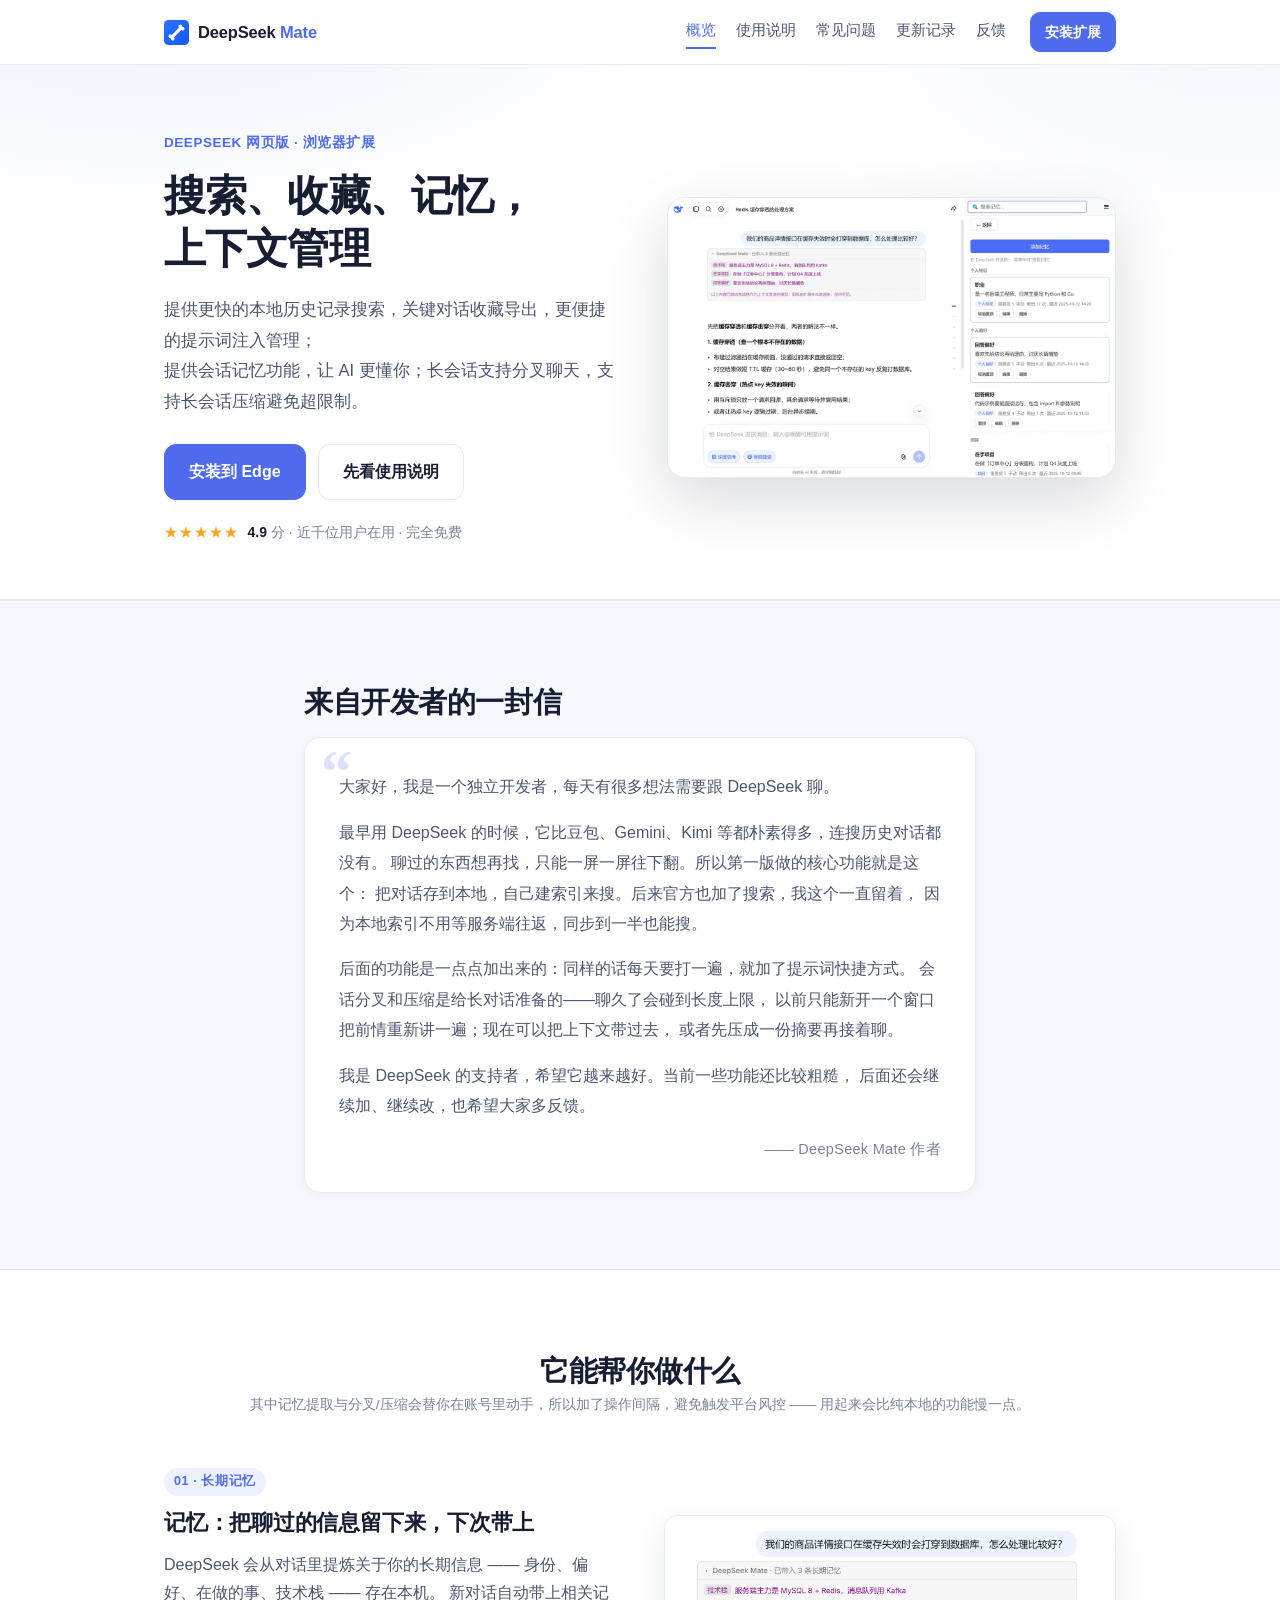
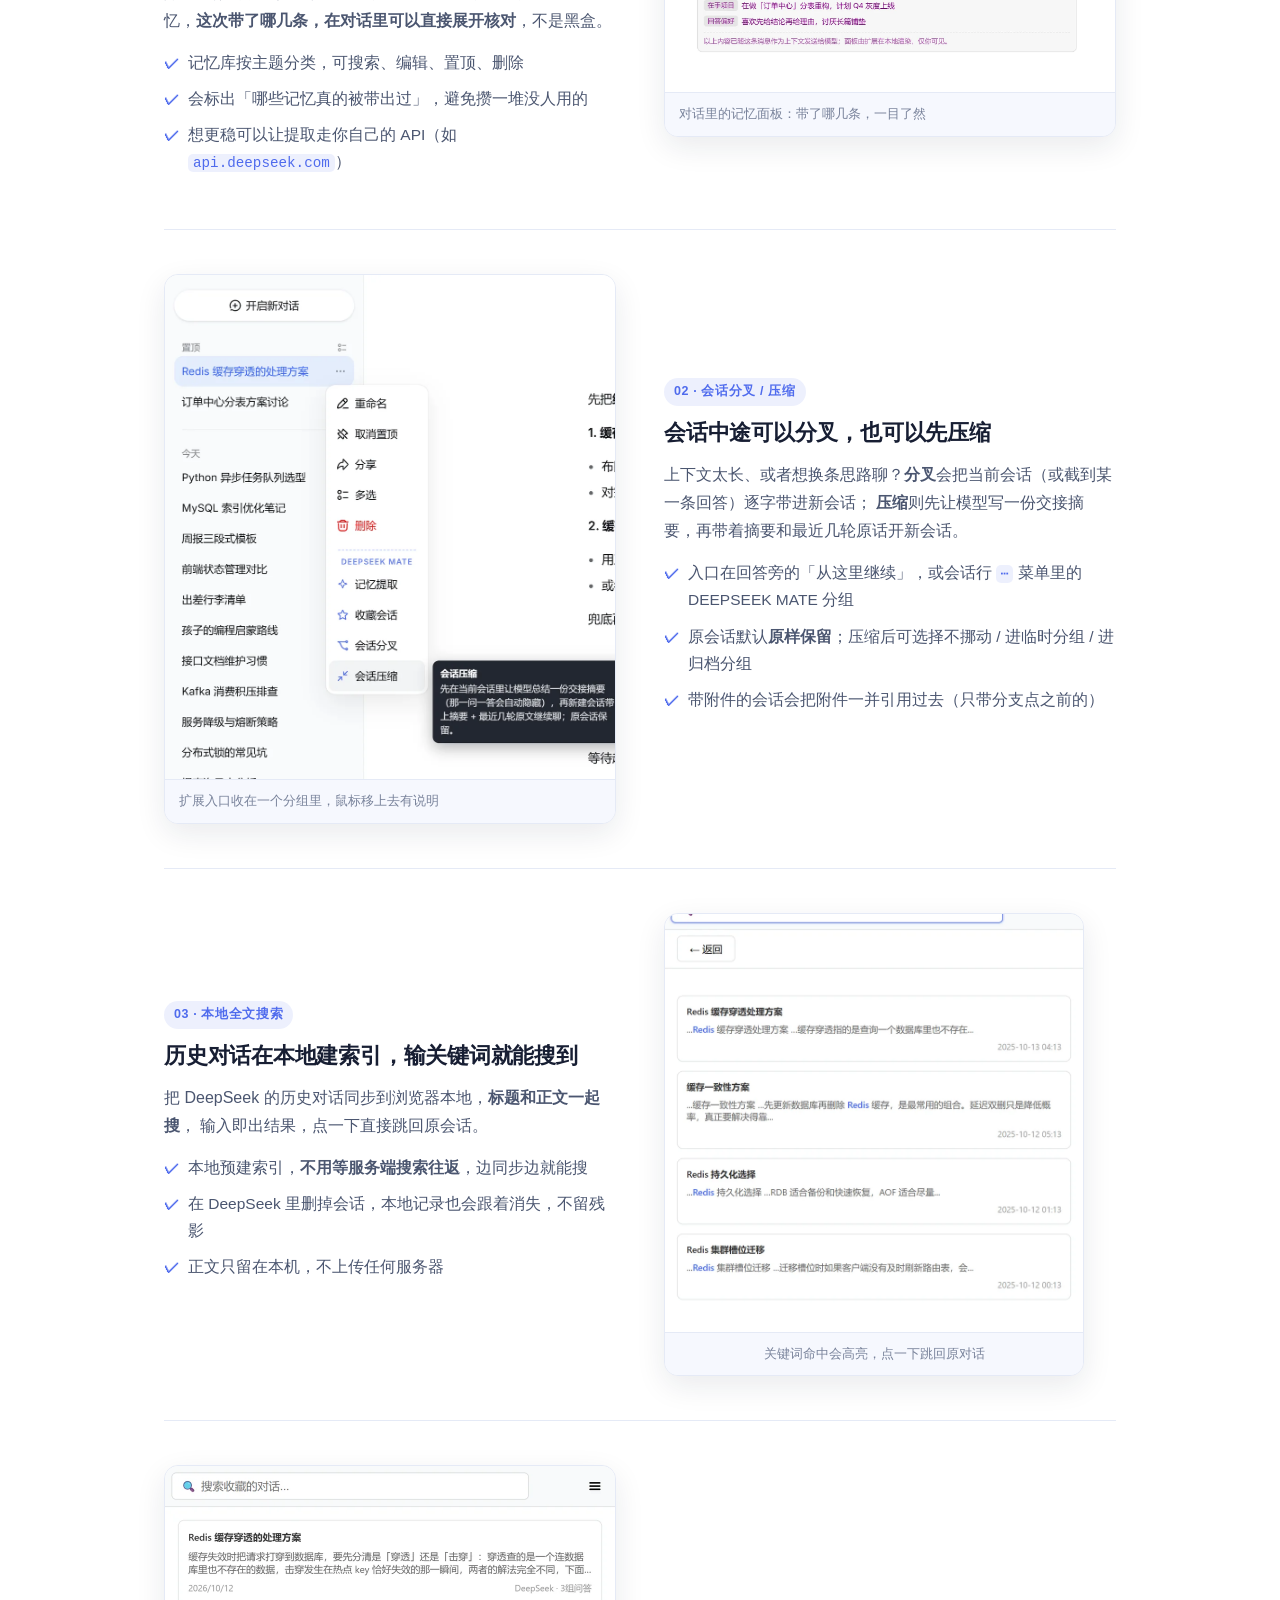
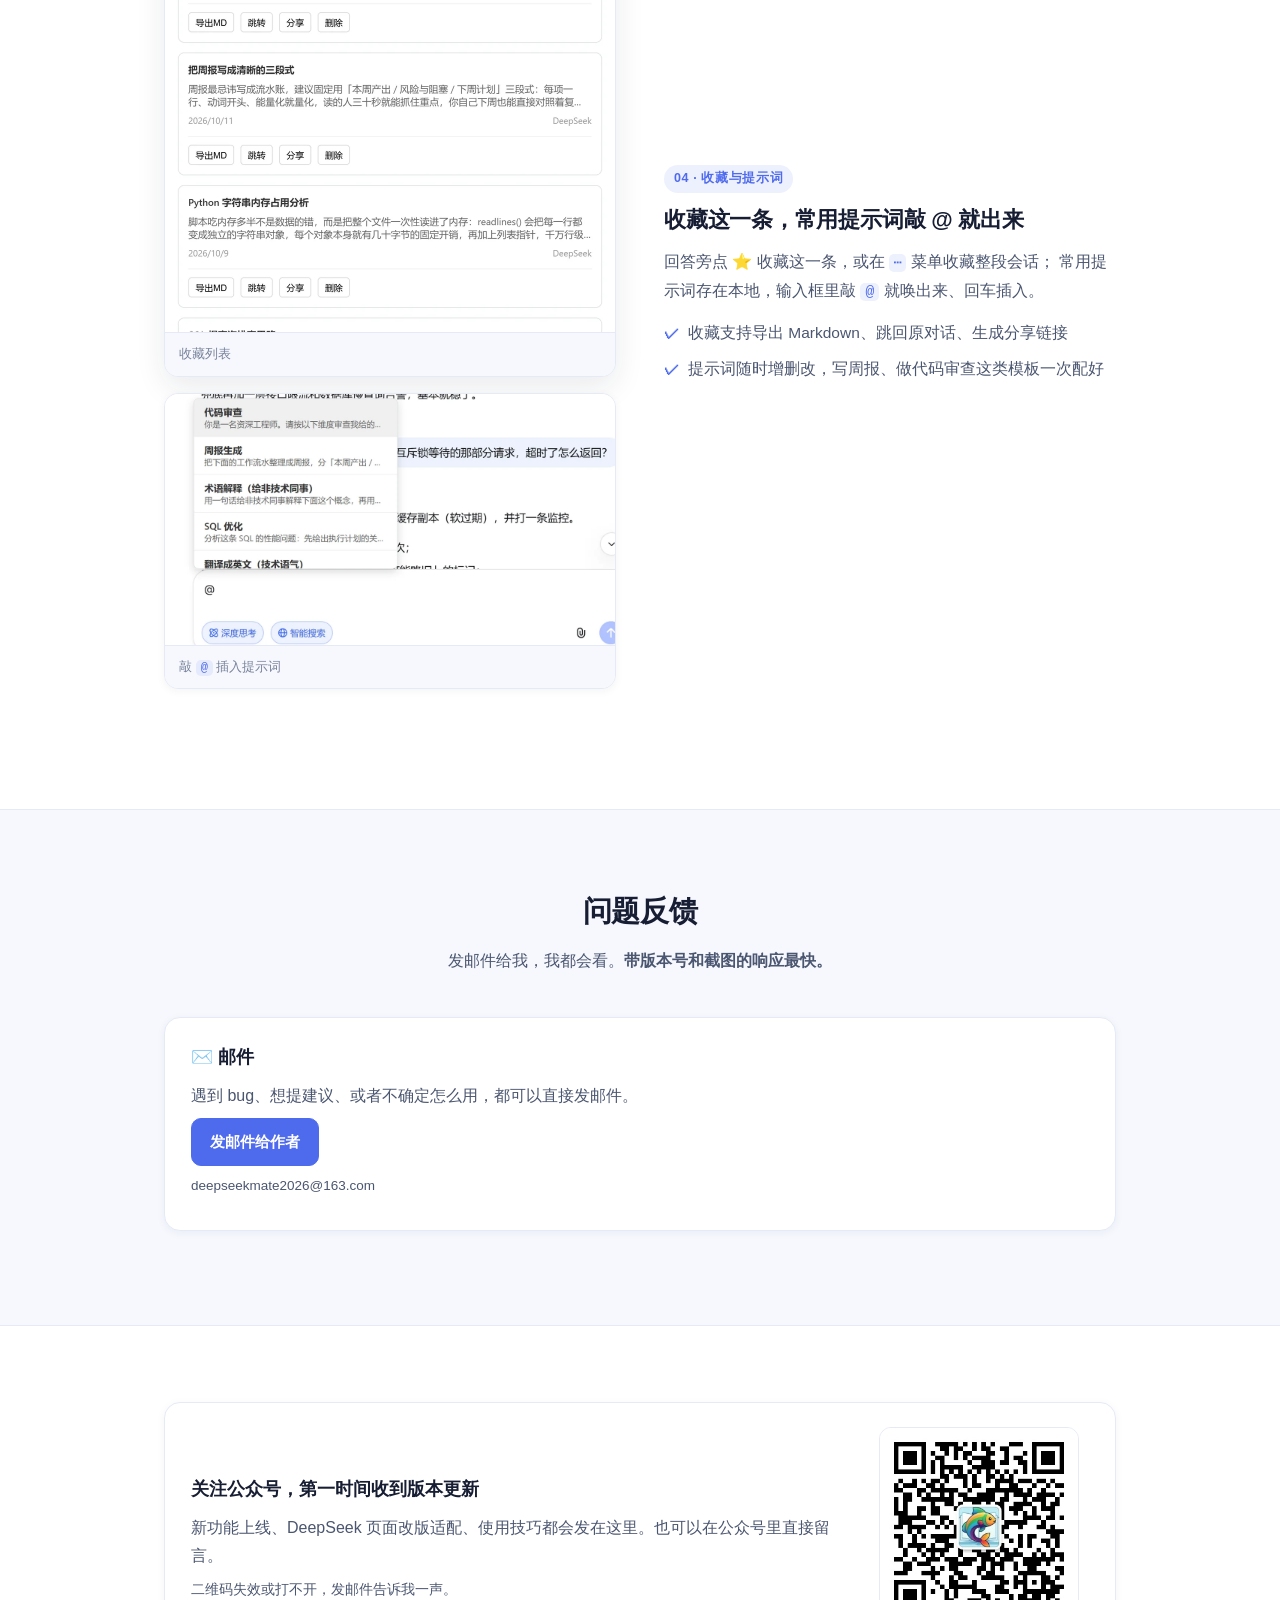
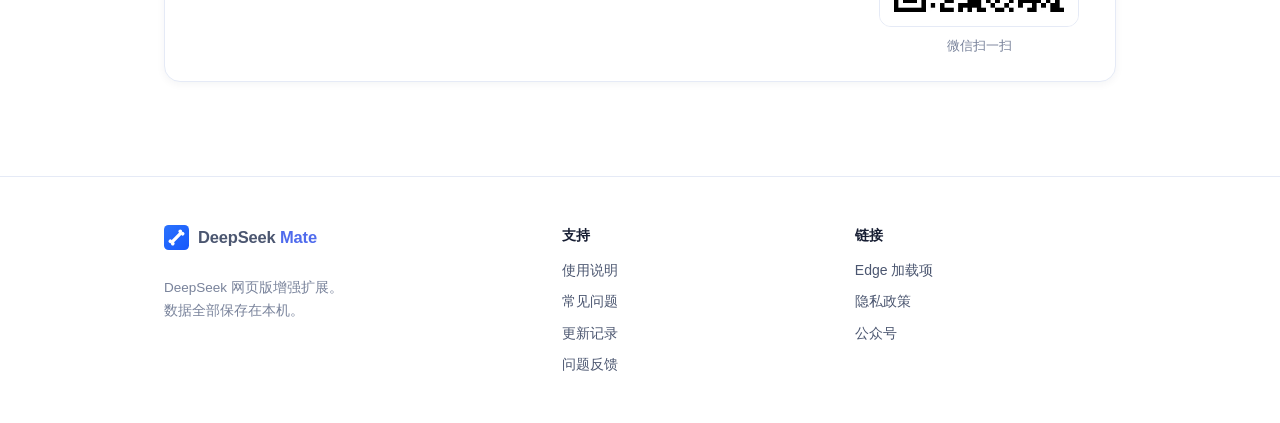
<file: index.html>
<!DOCTYPE html>
<html lang="zh-CN">
<head>
<meta charset="utf-8">
<meta name="viewport" content="width=device-width, initial-scale=1">
<title>DeepSeek Mate — 搜索、收藏、记忆，上下文管理</title>
<meta name="description" content="DeepSeek Mate 是 DeepSeek 网页版的增强扩展：本地历史记录搜索、收藏导出、提示词注入、会话记忆、长会话分叉与压缩。">
<meta property="og:title" content="DeepSeek Mate — DeepSeek 网页版增强扩展">
<meta property="og:description" content="提供更快的本地历史记录搜索，关键对话收藏导出，更便捷的提示词注入管理；提供会话记忆功能，让 AI 更懂你；长会话支持分叉聊天，支持长会话压缩避免超限制。">
<meta property="og:image" content="assets/shots/hero.webp">
<link rel="icon" type="image/svg+xml" href="assets/logo.svg">
<link rel="stylesheet" href="style.css">
<!--
  ============================================================
  维护提示
    · 反馈邮箱：deepseekmate2026@163.com（改邮箱时全站一起换）
    · 隐私政策：privacy.html（就放在本站点里）
    · 公众号二维码：assets/wechat-qr.png（同名覆盖即可）
    · 头像：assets/avatar.png（同名覆盖，96×96）
    · 「近千位用户」这类数字：发版时顺手核对
  ============================================================
-->
</head>
<body>

<header class="site-header">
  <div class="wrap header-inner">
    <a class="brand" href="index.html">
      <img class="brand-mark" src="assets/logo.svg" alt="" width="26" height="26" decoding="async">
      <span class="brand-name">DeepSeek <b>Mate</b></span>
    </a>
    <nav class="site-nav">
      <a href="index.html" class="active">概览</a>
      <a href="guide.html">使用说明</a>
      <a href="faq.html">常见问题</a>
      <a href="changelog.html">更新记录</a>
      <a href="#feedback">反馈</a>
    </nav>
    <a class="btn btn--primary btn--sm nav-cta"
       href="https://microsoftedge.microsoft.com/addons/detail/deepseek-mate/obldeakoojcpjagdhpnipjaepcakjmec"
       target="_blank" rel="noopener">安装扩展</a>
  </div>
</header>

<main>

  <!-- ================= Hero ================= -->
  <section class="hero">
    <div class="wrap hero-grid">
      <div class="hero-copy">
        <p class="eyebrow">DeepSeek 网页版 · 浏览器扩展</p>
        <h1>搜索、收藏、记忆，<br class="br-desktop">上下文管理</h1>
        <p class="hero-sub">
          提供更快的本地历史记录搜索，关键对话收藏导出，更便捷的提示词注入管理；<br>
          提供会话记忆功能，让 AI 更懂你；长会话支持分叉聊天，支持长会话压缩避免超限制。
        </p>
        <div class="hero-actions">
          <a class="btn btn--primary btn--lg"
             href="https://microsoftedge.microsoft.com/addons/detail/deepseek-mate/obldeakoojcpjagdhpnipjaepcakjmec"
             target="_blank" rel="noopener">安装到 Edge</a>
          <a class="btn btn--lg" href="guide.html">先看使用说明</a>
        </div>
        <p class="social-proof">
          <span class="stars" aria-hidden="true">★★★★★</span>
          <b>4.9</b> 分 · 近千位用户在用 · 完全免费
        </p>
      </div>
      <div class="hero-shot">
        <img src="assets/shots/hero.webp" width="1280" height="800"
             alt="DeepSeek Mate 的侧边栏与对话内记忆面板" fetchpriority="high">
      </div>
    </div>
  </section>

  <!-- ================= 来自开发者的一封信 ================= -->
  <section id="why" class="section section--alt">
    <div class="wrap narrow">
      <h2 class="section-title">来自开发者的一封信</h2>

      <article class="letter">
        <div class="letter-body">
          <p>大家好，我是一个独立开发者，每天有很多想法需要跟 DeepSeek 聊。</p>
          <p>
            最早用 DeepSeek 的时候，它比豆包、Gemini、Kimi 等都朴素得多，连搜历史对话都没有。
            聊过的东西想再找，只能一屏一屏往下翻。所以第一版做的核心功能就是这个：
            把对话存到本地，自己建索引来搜。后来官方也加了搜索，我这个一直留着，
            因为本地索引不用等服务端往返，同步到一半也能搜。
          </p>
          <p>
            后面的功能是一点点加出来的：同样的话每天要打一遍，就加了提示词快捷方式。
            会话分叉和压缩是给长对话准备的——聊久了会碰到长度上限，
            以前只能新开一个窗口把前情重新讲一遍；现在可以把上下文带过去，
            或者先压成一份摘要再接着聊。
          </p>
          <p>
            我是 DeepSeek 的支持者，希望它越来越好。当前一些功能还比较粗糙，
            后面还会继续加、继续改，也希望大家多反馈。
          </p>
          <p class="letter-sign">—— DeepSeek Mate 作者</p>
        </div>
      </article>
    </div>
  </section>

  <!-- ================= 功能 ================= -->
  <section id="features" class="section">
    <div class="wrap">
      <h2 class="section-title center">它能帮你做什么</h2>
      <p class="section-sub center muted" style="margin-top:-14px">
        其中记忆提取与分叉/压缩会替你在账号里动手，所以加了操作间隔，避免触发平台风控 ——
        用起来会比纯本地的功能慢一点。
      </p>

      <!-- 1. 记忆 -->
      <div class="feature-row">
        <div class="feature-copy">
          <span class="feature-kicker">01 · 长期记忆</span>
          <h3>记忆：把聊过的信息留下来，下次带上</h3>
          <p>
            DeepSeek 会从对话里提炼关于你的长期信息 —— 身份、偏好、在做的事、技术栈 —— 存在本机。
            新对话自动带上相关记忆，<strong>这次带了哪几条，在对话里可以直接展开核对</strong>，不是黑盒。
          </p>
          <ul class="ticks">
            <li>记忆库按主题分类，可搜索、编辑、置顶、删除</li>
            <li>会标出「哪些记忆真的被带出过」，避免攒一堆没人用的</li>
            <li>想更稳可以让提取走你自己的 API（如 <code>api.deepseek.com</code>）</li>
          </ul>
        </div>
        <figure class="shot">
          <img src="assets/shots/memory-panel.webp" width="1400" height="549" loading="lazy"
               alt="对话里显示的「已带入 3 条长期记忆」面板">
          <figcaption>对话里的记忆面板：带了哪几条，一目了然</figcaption>
        </figure>
      </div>

      <!-- 2. 分叉 / 压缩 -->
      <div class="feature-row feature-row--flip">
        <div class="feature-copy">
          <span class="feature-kicker">02 · 会话分叉 / 压缩</span>
          <h3>会话中途可以分叉，也可以先压缩</h3>
          <p>
            上下文太长、或者想换条思路聊？<strong>分叉</strong>会把当前会话（或截到某一条回答）逐字带进新会话；
            <strong>压缩</strong>则先让模型写一份交接摘要，再带着摘要和最近几轮原话开新会话。
          </p>
          <ul class="ticks">
            <li>入口在回答旁的「从这里继续」，或会话行 <code>⋯</code> 菜单里的 DEEPSEEK MATE 分组</li>
            <li>原会话默认<strong>原样保留</strong>；压缩后可选择不挪动 / 进临时分组 / 进归档分组</li>
            <li>带附件的会话会把附件一并引用过去（只带分支点之前的）</li>
          </ul>
        </div>
        <figure class="shot">
          <img src="assets/shots/menu.webp" width="1000" height="1119" loading="lazy"
               alt="会话行 ⋯ 菜单里的 DEEPSEEK MATE 分组">
          <figcaption>扩展入口收在一个分组里，鼠标移上去有说明</figcaption>
        </figure>
      </div>

      <!-- 3. 本地搜索 -->
      <div class="feature-row">
        <div class="feature-copy">
          <span class="feature-kicker">03 · 本地全文搜索</span>
          <h3>历史对话在本地建索引，输关键词就能搜到</h3>
          <p>
            把 DeepSeek 的历史对话同步到浏览器本地，<strong>标题和正文一起搜</strong>，
            输入即出结果，点一下直接跳回原会话。
          </p>
          <ul class="ticks">
            <li>本地预建索引，<strong>不用等服务端搜索往返</strong>，边同步边就能搜</li>
            <li>在 DeepSeek 里删掉会话，本地记录也会跟着消失，不留残影</li>
            <li>正文只留在本机，不上传任何服务器</li>
          </ul>
        </div>
        <figure class="shot shot--panel">
          <img src="assets/shots/search.webp" width="900" height="900" loading="lazy"
               alt="侧边栏的历史全文搜索，关键词高亮显示在结果里">
          <figcaption>关键词命中会高亮，点一下跳回原对话</figcaption>
        </figure>
      </div>

      <!-- 4. 收藏 + 提示词 -->
      <div class="feature-row feature-row--flip">
        <div class="feature-copy">
          <span class="feature-kicker">04 · 收藏与提示词</span>
          <h3>收藏这一条，常用提示词敲 @ 就出来</h3>
          <p>
            回答旁点 <strong>⭐</strong> 收藏这一条，或在 <code>⋯</code> 菜单收藏整段会话；
            常用提示词存在本地，输入框里敲 <code>@</code> 就唤出来、回车插入。
          </p>
          <ul class="ticks">
            <li>收藏支持导出 Markdown、跳回原对话、生成分享链接</li>
            <li>提示词随时增删改，写周报、做代码审查这类模板一次配好</li>
          </ul>
        </div>
        <div class="shot-pair">
          <figure class="shot">
            <img src="assets/shots/favorites.webp" width="900" height="932" loading="lazy"
                 alt="侧边栏的收藏列表">
            <figcaption>收藏列表</figcaption>
          </figure>
          <figure class="shot">
            <img src="assets/shots/composer-at.webp" width="1200" height="668" loading="lazy"
                 alt="在输入框敲 @ 唤出提示词浮层">
            <figcaption>敲 <code>@</code> 插入提示词</figcaption>
          </figure>
        </div>
      </div>
    </div>
  </section>

  <!-- ================= 反馈 ================= -->
  <section id="feedback" class="section section--alt">
    <div class="wrap">
      <h2 class="section-title center">问题反馈</h2>
      <p class="section-sub center">发邮件给我，我都会看。<strong>带版本号和截图的响应最快。</strong></p>

      <article class="card">
        <h3>✉️ 邮件</h3>
        <p>遇到 bug、想提建议、或者不确定怎么用，都可以直接发邮件。</p>
        <p><a class="btn btn--primary"
              href="mailto:deepseekmate2026@163.com?subject=%5BDeepSeek%20Mate%5D%20%E9%97%AE%E9%A2%98%E5%8F%8D%E9%A6%88">发邮件给作者</a></p>
        <p class="muted">deepseekmate2026@163.com</p>
      </article>
    </div>
  </section>

  <!-- ================= 公众号 ================= -->
  <section id="wechat" class="section">
    <div class="wrap">
      <div class="card wechat">
        <div>
          <h3>关注公众号，第一时间收到版本更新</h3>
          <p>新功能上线、DeepSeek 页面改版适配、使用技巧都会发在这里。也可以在公众号里直接留言。</p>
          <p class="muted">二维码失效或打不开，发邮件告诉我一声。</p>
        </div>
        <figure class="qr">
          <img src="assets/wechat-qr.png" alt="公众号二维码" width="200" height="200">
          <figcaption>微信扫一扫</figcaption>
        </figure>
      </div>
    </div>
  </section>

</main>

<footer class="site-footer">
  <div class="wrap">
    <div class="footer-cols">
      <div>
        <a class="brand" href="index.html">
          <img class="brand-mark" src="assets/logo.svg" alt="" width="26" height="26" decoding="async">
          <span class="brand-name">DeepSeek <b>Mate</b></span>
        </a>
        <p class="muted">DeepSeek 网页版增强扩展。<br>数据全部保存在本机。</p>
      </div>
      <div>
        <h4>支持</h4>
        <ul>
          <li><a href="guide.html">使用说明</a></li>
          <li><a href="faq.html">常见问题</a></li>
          <li><a href="changelog.html">更新记录</a></li>
          <li><a href="index.html#feedback">问题反馈</a></li>
        </ul>
      </div>
      <div>
        <h4>链接</h4>
        <ul>
          <li><a href="https://microsoftedge.microsoft.com/addons/detail/deepseek-mate/obldeakoojcpjagdhpnipjaepcakjmec" target="_blank" rel="noopener">Edge 加载项</a></li>
          <li><a href="privacy.html">隐私政策</a></li>
          <li><a href="index.html#wechat">公众号</a></li>
        </ul>
      </div>
    </div>

  </div>
</footer>

</body>
</html>
</file>
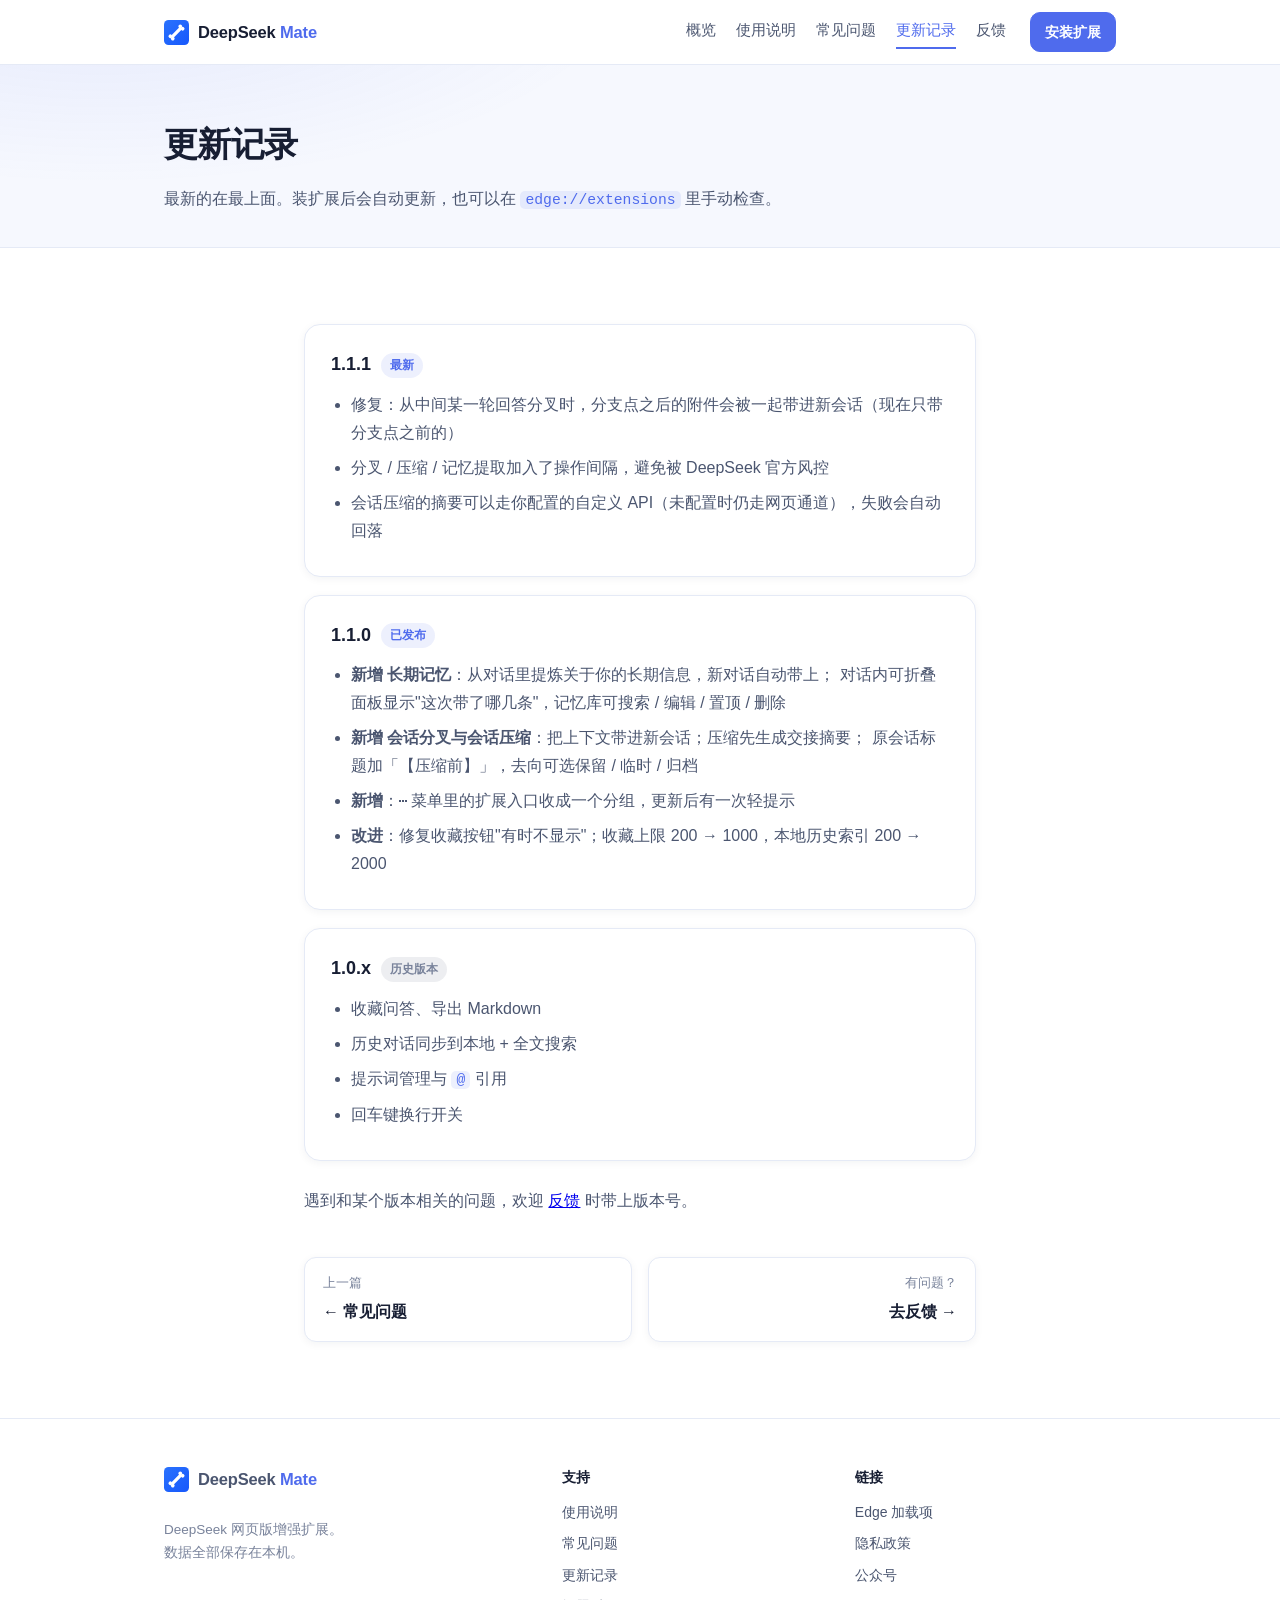
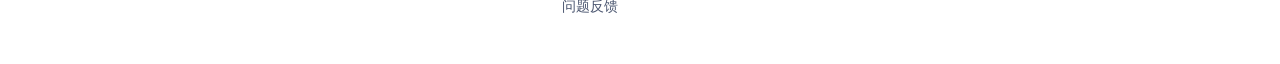
<file: changelog.html>
<!DOCTYPE html>
<html lang="zh-CN">
<head>
<meta charset="utf-8">
<meta name="viewport" content="width=device-width, initial-scale=1">
<title>更新记录 — DeepSeek Mate</title>
<meta name="description" content="DeepSeek Mate 的版本更新记录：新功能、改进与修复。">
<link rel="icon" type="image/svg+xml" href="assets/logo.svg">
<link rel="stylesheet" href="style.css">
</head>
<body>

<header class="site-header">
  <div class="wrap header-inner">
    <a class="brand" href="index.html">
      <img class="brand-mark" src="assets/logo.svg" alt="" width="26" height="26" decoding="async">
      <span class="brand-name">DeepSeek <b>Mate</b></span>
    </a>
    <nav class="site-nav">
      <a href="index.html">概览</a>
      <a href="guide.html">使用说明</a>
      <a href="faq.html">常见问题</a>
      <a href="changelog.html" class="active">更新记录</a>
      <a href="index.html#feedback">反馈</a>
    </nav>
    <a class="btn btn--primary btn--sm nav-cta"
       href="https://microsoftedge.microsoft.com/addons/detail/deepseek-mate/obldeakoojcpjagdhpnipjaepcakjmec"
       target="_blank" rel="noopener">安装扩展</a>
  </div>
</header>

<main>

  <div class="page-header">
    <div class="wrap">
      <h1>更新记录</h1>
      <p>最新的在最上面。装扩展后会自动更新，也可以在 <code>edge://extensions</code> 里手动检查。</p>
    </div>
  </div>

  <section class="section">
    <div class="wrap narrow">

      <article class="card changelog" id="v1-1-1">
        <header><h3>1.1.1</h3><span class="pill">最新</span></header>
        <ul>
          <li>修复：从中间某一轮回答分叉时，分支点之后的附件会被一起带进新会话（现在只带分支点之前的）</li>
          <li>分叉 / 压缩 / 记忆提取加入了操作间隔，避免被 DeepSeek 官方风控</li>
          <li>会话压缩的摘要可以走你配置的自定义 API（未配置时仍走网页通道），失败会自动回落</li>
        </ul>
      </article>

      <article class="card changelog" id="v1-1-0">
        <header><h3>1.1.0</h3><span class="pill">已发布</span></header>
        <ul>
          <li><strong>新增 长期记忆</strong>：从对话里提炼关于你的长期信息，新对话自动带上；
            对话内可折叠面板显示"这次带了哪几条"，记忆库可搜索 / 编辑 / 置顶 / 删除</li>
          <li><strong>新增 会话分叉与会话压缩</strong>：把上下文带进新会话；压缩先生成交接摘要；
            原会话标题加「【压缩前】」，去向可选保留 / 临时 / 归档</li>
          <li><strong>新增</strong>：⋯ 菜单里的扩展入口收成一个分组，更新后有一次轻提示</li>
          <li><strong>改进</strong>：修复收藏按钮"有时不显示"；收藏上限 200 → 1000，本地历史索引 200 → 2000</li>
        </ul>
      </article>

      <article class="card changelog" id="v1-0">
        <header><h3>1.0.x</h3><span class="pill pill--muted">历史版本</span></header>
        <ul>
          <li>收藏问答、导出 Markdown</li>
          <li>历史对话同步到本地 + 全文搜索</li>
          <li>提示词管理与 <code>@</code> 引用</li>
          <li>回车键换行开关</li>
        </ul>
      </article>

      <p class="section-sub" style="margin-top:26px">
        遇到和某个版本相关的问题，欢迎 <a href="index.html#feedback">反馈</a> 时带上版本号。
      </p>

      <div class="pager">
        <a href="faq.html"><span class="label">上一篇</span>← 常见问题</a>
        <a class="next" href="index.html#feedback"><span class="label">有问题？</span>去反馈 →</a>
      </div>
    </div>
  </section>

</main>

<footer class="site-footer">
  <div class="wrap">
    <div class="footer-cols">
      <div>
        <a class="brand" href="index.html">
          <img class="brand-mark" src="assets/logo.svg" alt="" width="26" height="26" decoding="async">
          <span class="brand-name">DeepSeek <b>Mate</b></span>
        </a>
        <p class="muted">DeepSeek 网页版增强扩展。<br>数据全部保存在本机。</p>
      </div>
      <div>
        <h4>支持</h4>
        <ul>
          <li><a href="guide.html">使用说明</a></li>
          <li><a href="faq.html">常见问题</a></li>
          <li><a href="changelog.html">更新记录</a></li>
          <li><a href="index.html#feedback">问题反馈</a></li>
        </ul>
      </div>
      <div>
        <h4>链接</h4>
        <ul>
          <li><a href="https://microsoftedge.microsoft.com/addons/detail/deepseek-mate/obldeakoojcpjagdhpnipjaepcakjmec" target="_blank" rel="noopener">Edge 加载项</a></li>
          <li><a href="privacy.html">隐私政策</a></li>
          <li><a href="index.html#wechat">公众号</a></li>
        </ul>
      </div>
    </div>

  </div>
</footer>

</body>
</html>
</file>
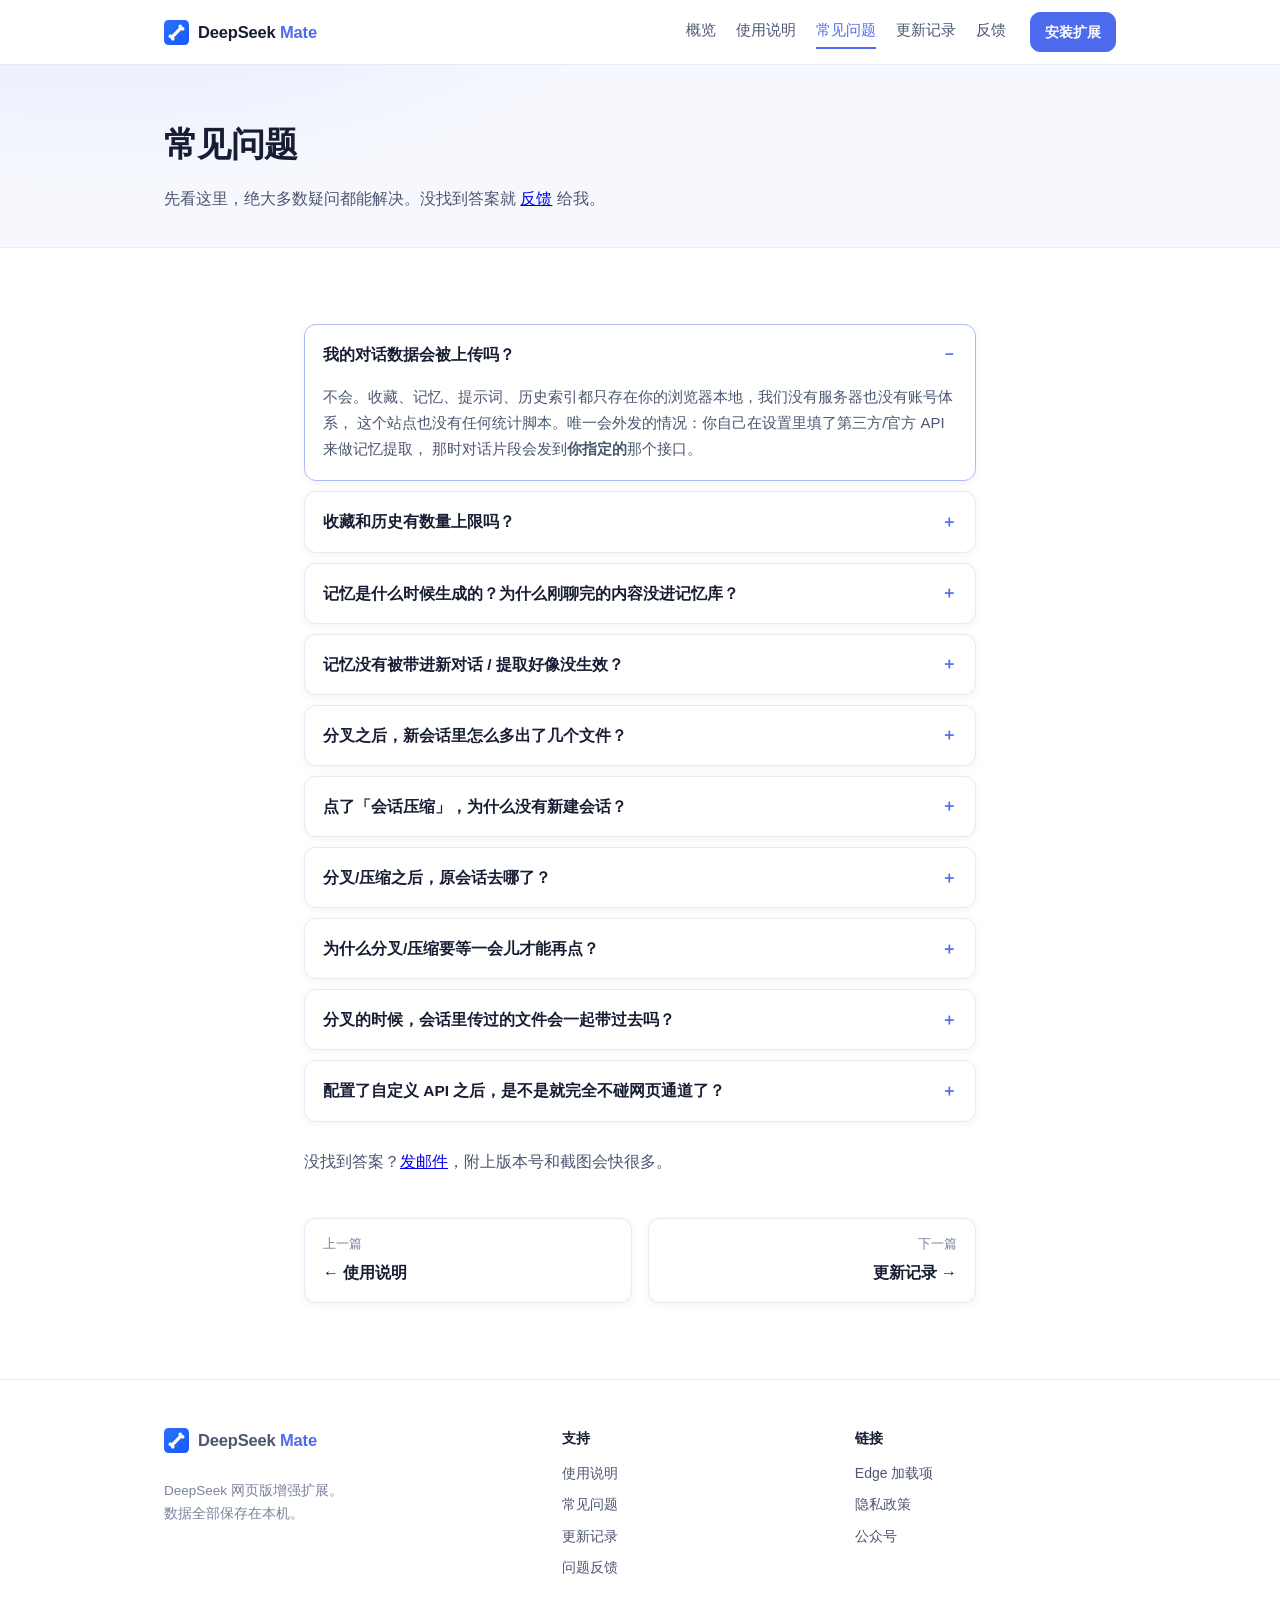
<file: faq.html>
<!DOCTYPE html>
<html lang="zh-CN">
<head>
<meta charset="utf-8">
<meta name="viewport" content="width=device-width, initial-scale=1">
<title>常见问题 — DeepSeek Mate</title>
<meta name="description" content="DeepSeek Mate 常见问题：数据是否上传、付费、同步条数、上限、记忆不生效、附件、压缩、账号风控等。">
<link rel="icon" type="image/svg+xml" href="assets/logo.svg">
<link rel="stylesheet" href="style.css">
</head>
<body>

<header class="site-header">
  <div class="wrap header-inner">
    <a class="brand" href="index.html">
      <img class="brand-mark" src="assets/logo.svg" alt="" width="26" height="26" decoding="async">
      <span class="brand-name">DeepSeek <b>Mate</b></span>
    </a>
    <nav class="site-nav">
      <a href="index.html">概览</a>
      <a href="guide.html">使用说明</a>
      <a href="faq.html" class="active">常见问题</a>
      <a href="changelog.html">更新记录</a>
      <a href="index.html#feedback">反馈</a>
    </nav>
    <a class="btn btn--primary btn--sm nav-cta"
       href="https://microsoftedge.microsoft.com/addons/detail/deepseek-mate/obldeakoojcpjagdhpnipjaepcakjmec"
       target="_blank" rel="noopener">安装扩展</a>
  </div>
</header>

<main>

  <div class="page-header">
    <div class="wrap">
      <h1>常见问题</h1>
      <p>先看这里，绝大多数疑问都能解决。没找到答案就 <a href="index.html#feedback">反馈</a> 给我。</p>
    </div>
  </div>

  <section class="section">
    <div class="wrap narrow">

      <div class="faq">

        <details open>
          <summary>我的对话数据会被上传吗？</summary>
          <p>不会。收藏、记忆、提示词、历史索引都只存在你的浏览器本地，我们没有服务器也没有账号体系，
          这个站点也没有任何统计脚本。唯一会外发的情况：你自己在设置里填了第三方/官方 API 来做记忆提取，
          那时对话片段会发到<strong>你指定的</strong>那个接口。</p>
        </details>

        <details>
          <summary>收藏和历史有数量上限吗？</summary>
          <p>收藏 1000 条；本地历史索引 2000 条。都是本地存储的限制，超出时会优先淘汰最旧的记录，
          并且会在设置页的状态里说明。</p>
          <p>另外同步是<strong>分页</strong>的：DeepSeek 服务端每页给 100 条，扩展会自动翻页继续拉，
          所以不会"只同步到 100 条"。</p>
        </details>

        <details>
          <summary>记忆是什么时候生成的？为什么刚聊完的内容没进记忆库？</summary>
          <p>记忆是<strong>异步</strong>生成的，分两步，都不是"边聊边立刻入库"：</p>
          <p><strong>① 提炼</strong>：手动点 <code>⋯</code> →「记忆提取」，或开启「自动提取」
          （默认关闭，在你空闲一段时间后才触发）。这一步本质是让模型把这段对话读一遍再给出结论，
          要跑几秒到几十秒 —— 即使选了"自动"，也只是<strong>到点才发起</strong>，不是即时执行。</p>
          <p><strong>② 写入</strong>：提炼返回之后，才会写进本机的记忆库。</p>
          <p>所以刚聊完的内容不会马上出现在记忆里。另外「新对话自动带上记忆」带的是
          <strong>记忆库里已有的</strong>记忆，不是当前这段对话的内容。想立刻看到效果，
          就手动点一次「记忆提取」，等提示出现结果后再去记忆页看。</p>
        </details>

        <details>
          <summary>记忆没有被带进新对话 / 提取好像没生效？</summary>
          <p>按顺序看三处：① 功能选项里的「记忆功能」总开关；② 记忆设置里的「自动注入记忆」；
          ③ 这条记忆是否在记忆库里（记忆页会标出「从未被带出」）。</p>
          <p>另外网页通道的自动提取会受风控影响，需要稳定运行的话建议配置自己的 API。
          手动提取失败时会有明确提示（不会静默）。</p>
        </details>

        <details>
          <summary>分叉之后，新会话里怎么多出了几个文件？</summary>
          <p>这是「附件边界」的问题：从一个非最后轮的回答处分支时，旧版本会把分支点之后那几轮上传的附件
          也一起带过去。已在后续版本修复（只带分支点及之前用到的附件）。</p>
        </details>

        <details>
          <summary>点了「会话压缩」，为什么没有新建会话？</summary>
          <p>1.1.0 之前的版本有这个问题（判断"回复是否生成完"用错了依据），1.1.0 已修复。
          如果你还遇到，请带上版本号和截图反馈。</p>
        </details>

        <details>
          <summary>分叉/压缩之后，原会话去哪了？</summary>
          <p>默认<strong>原样保留、不动</strong>。压缩时可选三种去向：不挪动 / 归入「临时会话」分组
          （约 45 分钟后自动清理）/ 归入「归档」分组（保留）。分叉出来的新会话标题带「【分叉】」前缀。</p>
        </details>

        <details>
          <summary>为什么分叉/压缩要等一会儿才能再点？</summary>
          <p>因为这些动作会真的在你账号里新建会话、发消息、改标题。连续快速操作最容易被判定为脚本行为，
          所以我们加了流控：基础间隔 <strong>45 秒</strong>，连续做到第 5 次起拉长到 <strong>90 秒</strong>，
          同一个对话 60 秒内不能重复操作。被拦下时提示会告诉你还要等几秒。</p>
          <p>如果这次在"读会话"阶段就失败（没真正发出请求），等待时间会退还，不用白等。</p>
        </details>

        <details>
          <summary>分叉的时候，会话里传过的文件会一起带过去吗？</summary>
          <p>会。新会话的第一条消息会直接引用原会话里用到的附件，不用重新上传。</p>
          <p><strong>分叉</strong>只带分支点之前用到的文件 —— 如果你在分支点之后又上传过文件，
          那些不会跟过去（这正是"从中间某一轮分支"该有的边界）。<strong>压缩</strong>则带上整段会话用到的文件。</p>
        </details>

        <details>
          <summary>配置了自定义 API 之后，是不是就完全不碰网页通道了？</summary>
          <p>不是。<strong>「记忆提取」和「会话压缩的摘要」</strong>会改走你配的 API —— 这两段不走网页、
          不进风控、也不产生临时会话。</p>
          <p><strong>分叉</strong>本身不需要模型，但它要在你账号里建会话、发消息、改标题，所以只能走网页通道；
          <strong>压缩</strong>最后"建会话 + 发消息 + 改名"也仍然是网页写操作（没配 API 时，摘要还会退回到
          "在会话里就地提问"，那一次提问也走网页模型）。</p>
          <p>所以配 API 能让最频繁的后台任务（提取）彻底安全；分叉 / 压缩仍受操作间隔保护，按需使用、别连续猛点。</p>
          <p>另外：Base URL / API Key / 模型<strong>三项填全才会生效</strong>，填不全时会自动回落到网页通道。</p>
        </details>

      </div>

      <p class="section-sub" style="margin-top:26px">
        没找到答案？<a href="index.html#feedback">发邮件</a>，附上版本号和截图会快很多。
      </p>

      <div class="pager">
        <a href="guide.html"><span class="label">上一篇</span>← 使用说明</a>
        <a class="next" href="changelog.html"><span class="label">下一篇</span>更新记录 →</a>
      </div>
    </div>
  </section>

</main>

<footer class="site-footer">
  <div class="wrap">
    <div class="footer-cols">
      <div>
        <a class="brand" href="index.html">
          <img class="brand-mark" src="assets/logo.svg" alt="" width="26" height="26" decoding="async">
          <span class="brand-name">DeepSeek <b>Mate</b></span>
        </a>
        <p class="muted">DeepSeek 网页版增强扩展。<br>数据全部保存在本机。</p>
      </div>
      <div>
        <h4>支持</h4>
        <ul>
          <li><a href="guide.html">使用说明</a></li>
          <li><a href="faq.html">常见问题</a></li>
          <li><a href="changelog.html">更新记录</a></li>
          <li><a href="index.html#feedback">问题反馈</a></li>
        </ul>
      </div>
      <div>
        <h4>链接</h4>
        <ul>
          <li><a href="https://microsoftedge.microsoft.com/addons/detail/deepseek-mate/obldeakoojcpjagdhpnipjaepcakjmec" target="_blank" rel="noopener">Edge 加载项</a></li>
          <li><a href="privacy.html">隐私政策</a></li>
          <li><a href="index.html#wechat">公众号</a></li>
        </ul>
      </div>
    </div>

  </div>
</footer>

</body>
</html>
</file>
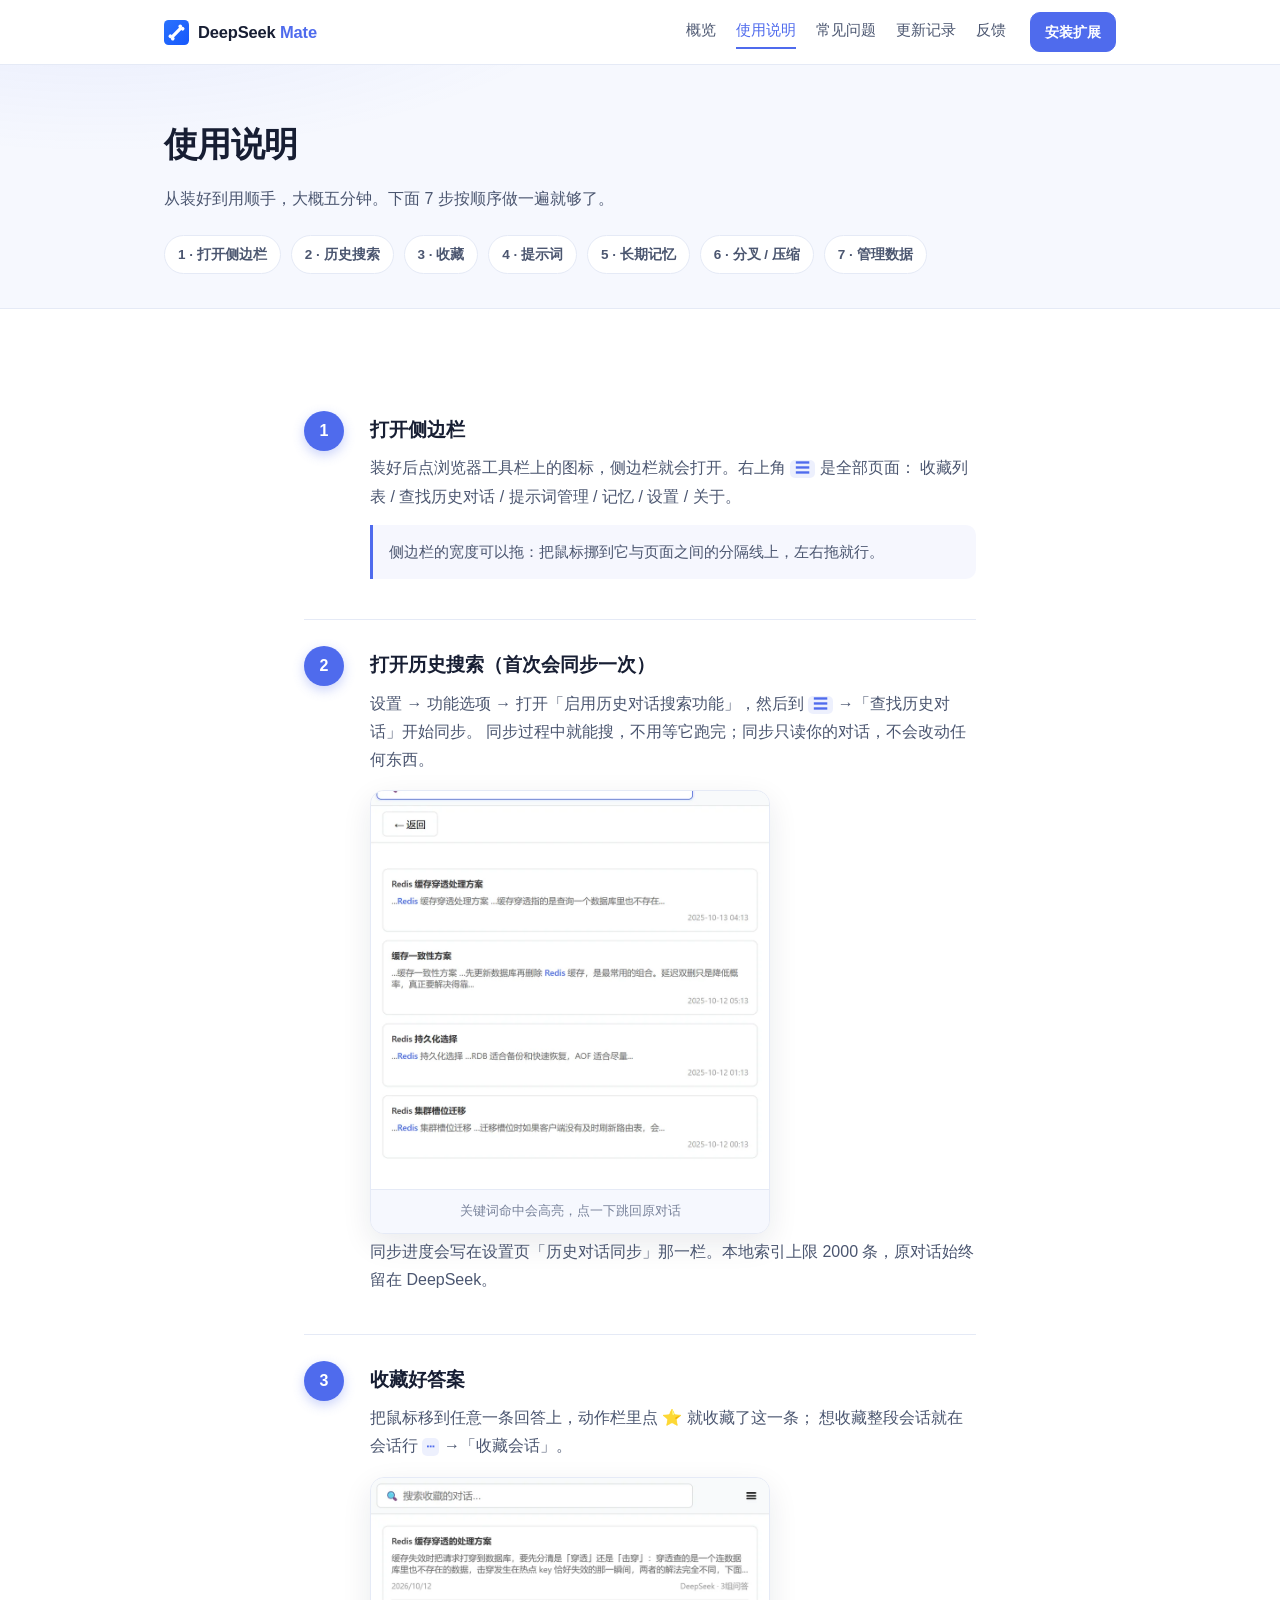
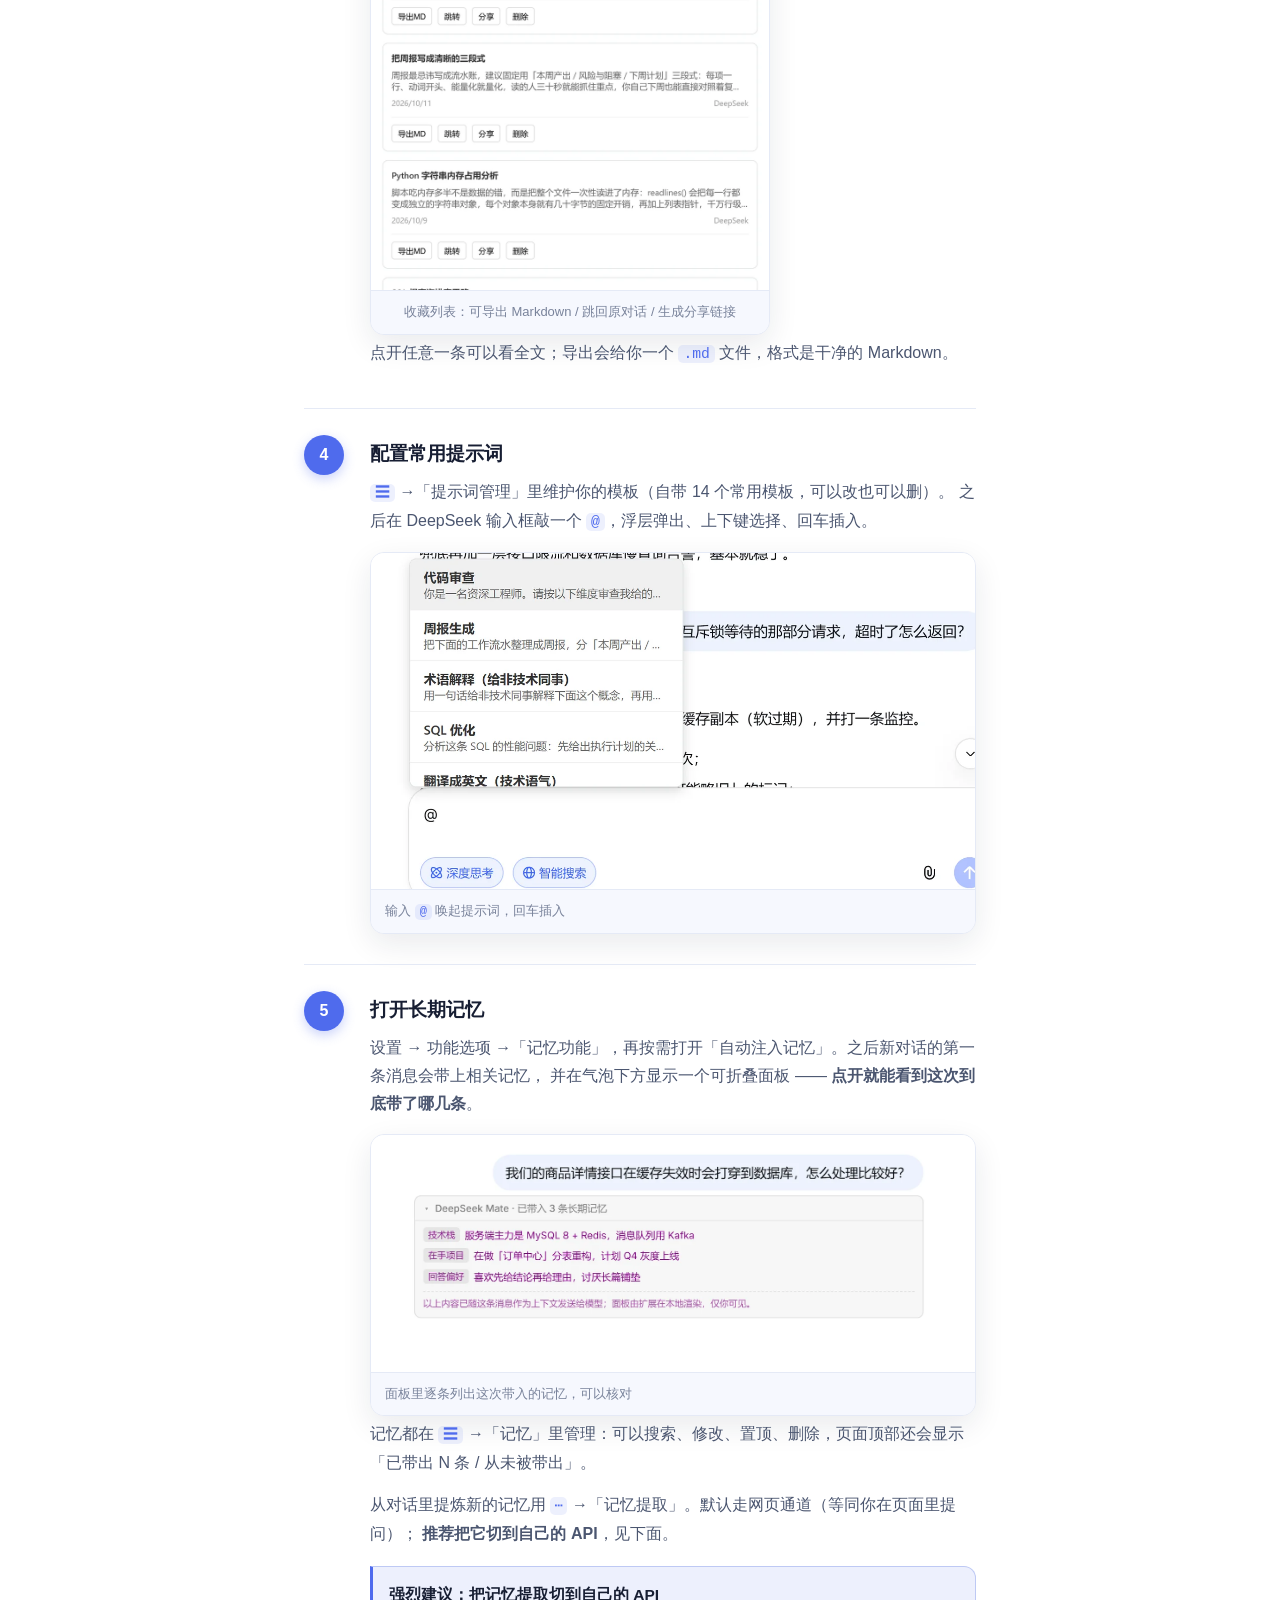
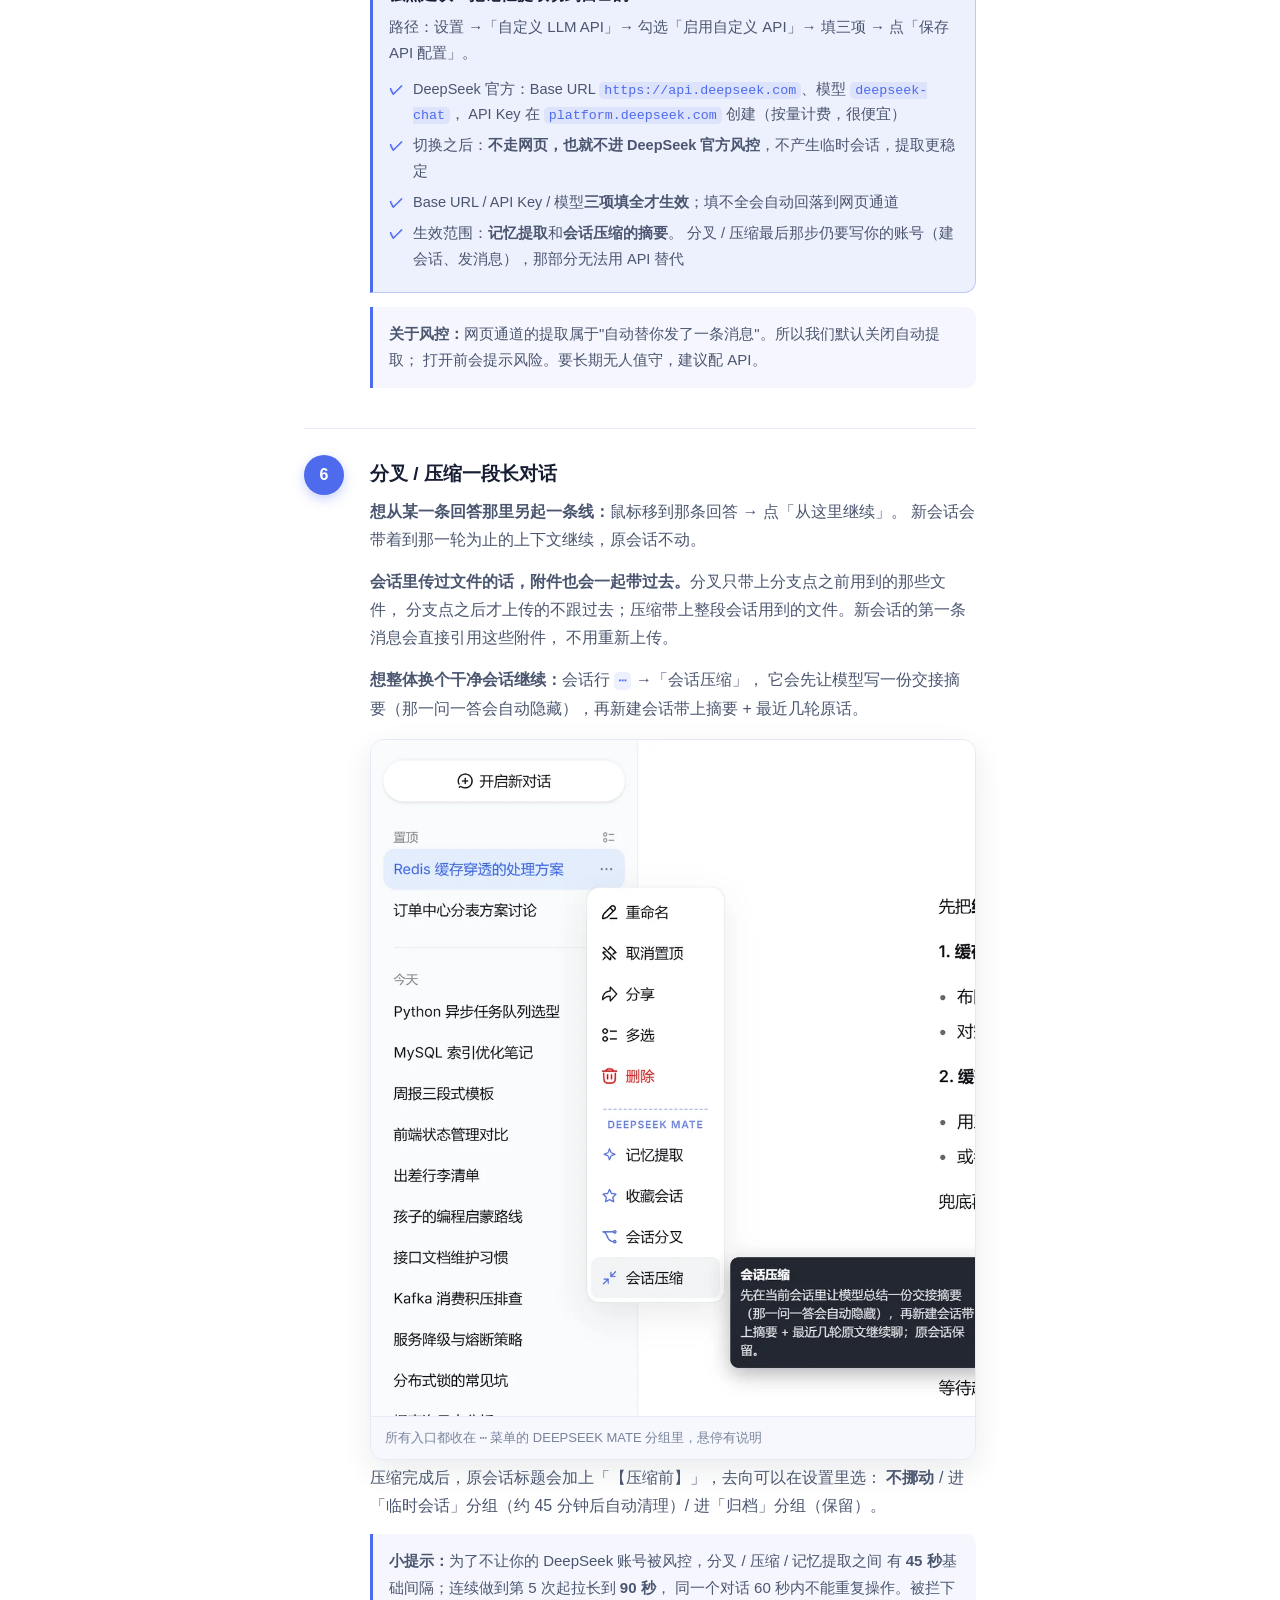
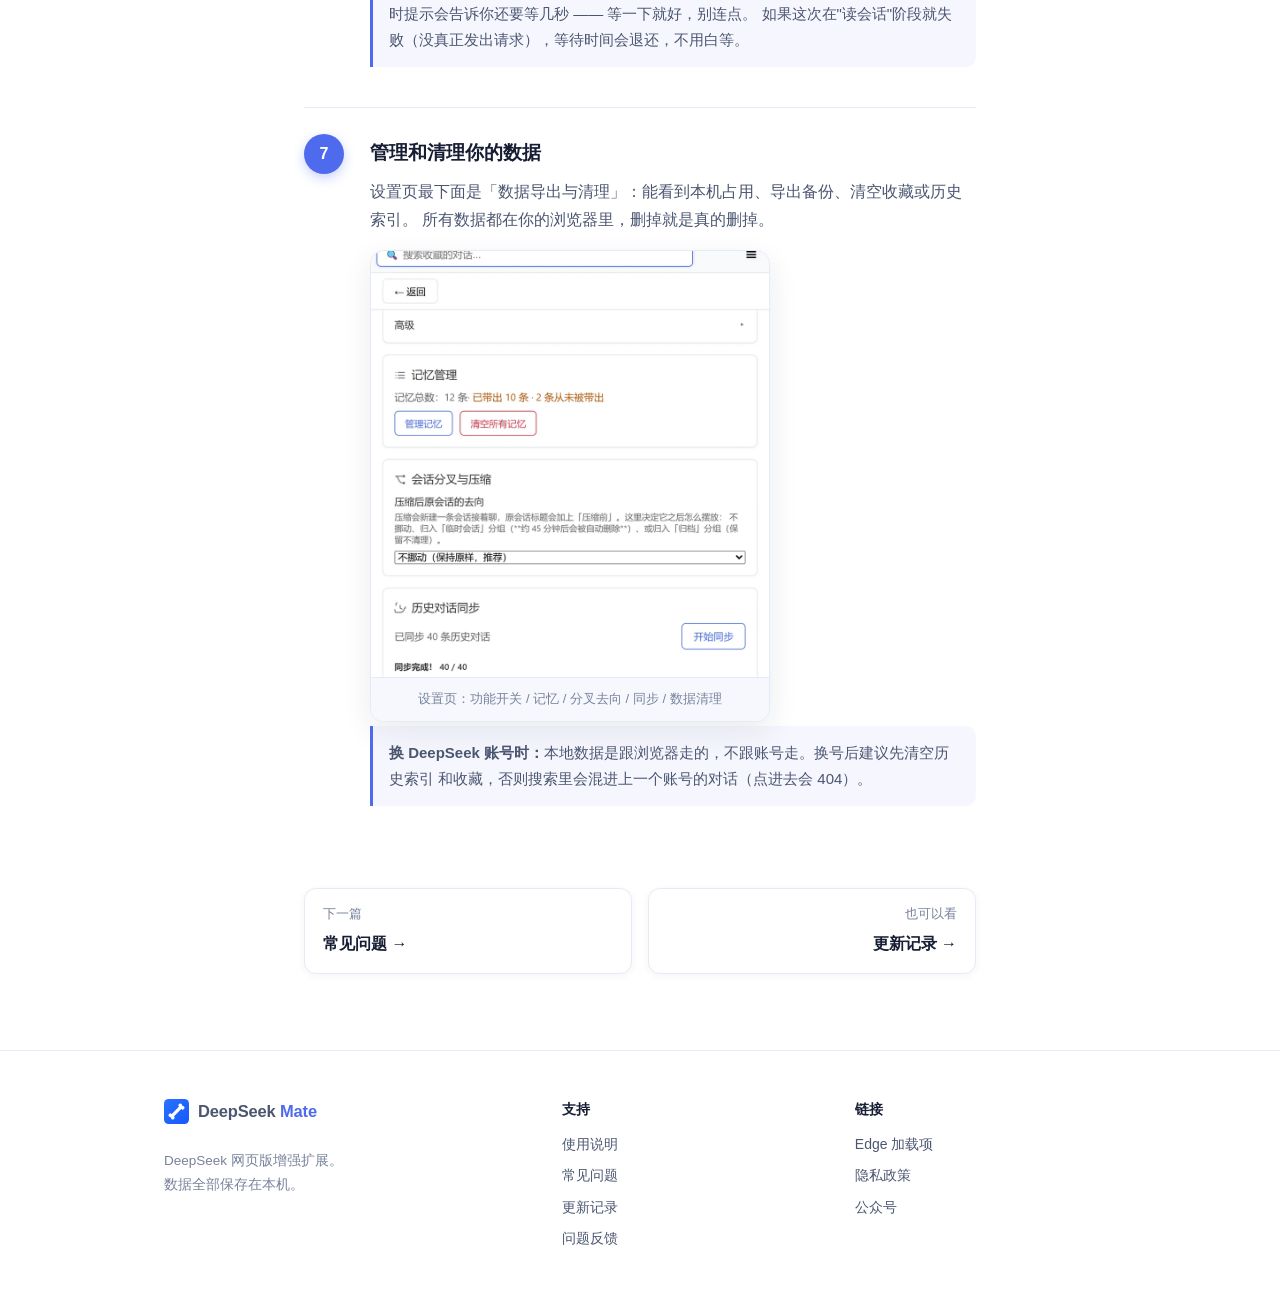
<file: guide.html>
<!DOCTYPE html>
<html lang="zh-CN">
<head>
<meta charset="utf-8">
<meta name="viewport" content="width=device-width, initial-scale=1">
<title>使用说明 — DeepSeek Mate</title>
<meta name="description" content="DeepSeek Mate 使用说明：打开侧边栏、历史搜索、收藏、提示词、长期记忆、会话分叉与压缩、数据管理。">
<link rel="icon" type="image/svg+xml" href="assets/logo.svg">
<link rel="stylesheet" href="style.css">
</head>
<body>

<header class="site-header">
  <div class="wrap header-inner">
    <a class="brand" href="index.html">
      <img class="brand-mark" src="assets/logo.svg" alt="" width="26" height="26" decoding="async">
      <span class="brand-name">DeepSeek <b>Mate</b></span>
    </a>
    <nav class="site-nav">
      <a href="index.html">概览</a>
      <a href="guide.html" class="active">使用说明</a>
      <a href="faq.html">常见问题</a>
      <a href="changelog.html">更新记录</a>
      <a href="index.html#feedback">反馈</a>
    </nav>
    <a class="btn btn--primary btn--sm nav-cta"
       href="https://microsoftedge.microsoft.com/addons/detail/deepseek-mate/obldeakoojcpjagdhpnipjaepcakjmec"
       target="_blank" rel="noopener">安装扩展</a>
  </div>
</header>

<main>

  <div class="page-header">
    <div class="wrap">
      <h1>使用说明</h1>
      <p>从装好到用顺手，大概五分钟。下面 7 步按顺序做一遍就够了。</p>
      <ul class="toc">
        <li><a href="#step-1">1 · 打开侧边栏</a></li>
        <li><a href="#step-2">2 · 历史搜索</a></li>
        <li><a href="#step-3">3 · 收藏</a></li>
        <li><a href="#step-4">4 · 提示词</a></li>
        <li><a href="#step-5">5 · 长期记忆</a></li>
        <li><a href="#step-6">6 · 分叉 / 压缩</a></li>
        <li><a href="#step-7">7 · 管理数据</a></li>
      </ul>
    </div>
  </div>

  <section class="section">
    <div class="wrap narrow">
      <ol class="steps">

        <li class="step" id="step-1">
          <div class="step-num">1</div>
          <div class="step-body">
            <h3>打开侧边栏</h3>
            <p>装好后点浏览器工具栏上的图标，侧边栏就会打开。右上角 <code>☰</code> 是全部页面：
            收藏列表 / 查找历史对话 / 提示词管理 / 记忆 / 设置 / 关于。</p>
            <p class="callout">
              侧边栏的宽度可以拖：把鼠标挪到它与页面之间的分隔线上，左右拖就行。
            </p>
          </div>
        </li>

        <li class="step" id="step-2">
          <div class="step-num">2</div>
          <div class="step-body">
            <h3>打开历史搜索（首次会同步一次）</h3>
            <p>设置 → 功能选项 → 打开「启用历史对话搜索功能」，然后到 <code>☰</code> →「查找历史对话」开始同步。
            同步过程中就能搜，不用等它跑完；同步只读你的对话，不会改动任何东西。</p>
            <figure class="shot shot--panel">
              <img src="assets/shots/search.webp" width="900" height="900" loading="lazy" alt="历史搜索界面">
              <figcaption>关键词命中会高亮，点一下跳回原对话</figcaption>
            </figure>
            <p>同步进度会写在设置页「历史对话同步」那一栏。本地索引上限 2000 条，原对话始终留在 DeepSeek。</p>
          </div>
        </li>

        <li class="step" id="step-3">
          <div class="step-num">3</div>
          <div class="step-body">
            <h3>收藏好答案</h3>
            <p>把鼠标移到任意一条回答上，动作栏里点 <strong>⭐</strong> 就收藏了这一条；
            想收藏整段会话就在会话行 <code>⋯</code> →「收藏会话」。</p>
            <figure class="shot shot--panel">
              <img src="assets/shots/favorites.webp" width="900" height="932" loading="lazy" alt="收藏列表">
              <figcaption>收藏列表：可导出 Markdown / 跳回原对话 / 生成分享链接</figcaption>
            </figure>
            <p>点开任意一条可以看全文；导出会给你一个 <code>.md</code> 文件，格式是干净的 Markdown。</p>
          </div>
        </li>

        <li class="step" id="step-4">
          <div class="step-num">4</div>
          <div class="step-body">
            <h3>配置常用提示词</h3>
            <p><code>☰</code> →「提示词管理」里维护你的模板（自带 14 个常用模板，可以改也可以删）。
            之后在 DeepSeek 输入框敲一个 <code>@</code>，浮层弹出、上下键选择、回车插入。</p>
            <figure class="shot">
              <img src="assets/shots/composer-at.webp" width="1200" height="668" loading="lazy" alt="@ 提示词浮层">
              <figcaption>输入 <code>@</code> 唤起提示词，回车插入</figcaption>
            </figure>
          </div>
        </li>

        <li class="step" id="step-5">
          <div class="step-num">5</div>
          <div class="step-body">
            <h3>打开长期记忆</h3>
            <p>设置 → 功能选项 →「记忆功能」，再按需打开「自动注入记忆」。之后新对话的第一条消息会带上相关记忆，
            并在气泡下方显示一个可折叠面板 —— <strong>点开就能看到这次到底带了哪几条</strong>。</p>
            <figure class="shot">
              <img src="assets/shots/memory-panel.webp" width="1400" height="549" loading="lazy" alt="记忆面板">
              <figcaption>面板里逐条列出这次带入的记忆，可以核对</figcaption>
            </figure>
            <p>记忆都在 <code>☰</code> →「记忆」里管理：可以搜索、修改、置顶、删除，页面顶部还会显示
            「已带出 N 条 / 从未被带出」。</p>
            <p>从对话里提炼新的记忆用 <code>⋯</code> →「记忆提取」。默认走网页通道（等同你在页面里提问）；
            <strong>推荐把它切到自己的 API</strong>，见下面。</p>

            <div class="callout callout--rec">
              <strong>强烈建议：把记忆提取切到自己的 API</strong>
              <p>路径：设置 →「自定义 LLM API」→ 勾选「启用自定义 API」→ 填三项 → 点「保存 API 配置」。</p>
              <ul class="ticks">
                <li>DeepSeek 官方：Base URL <code>https://api.deepseek.com</code>、模型 <code>deepseek-chat</code>，
                  API Key 在 <code>platform.deepseek.com</code> 创建（按量计费，很便宜）</li>
                <li>切换之后：<strong>不走网页，也就不进 DeepSeek 官方风控</strong>，不产生临时会话，提取更稳定</li>
                <li>Base URL / API Key / 模型<strong>三项填全才生效</strong>；填不全会自动回落到网页通道</li>
                <li>生效范围：<strong>记忆提取</strong>和<strong>会话压缩的摘要</strong>。
                  分叉 / 压缩最后那步仍要写你的账号（建会话、发消息），那部分无法用 API 替代</li>
              </ul>
            </div>

            <p class="callout">
              <strong>关于风控：</strong>网页通道的提取属于"自动替你发了一条消息"。所以我们默认关闭自动提取；
              打开前会提示风险。要长期无人值守，建议配 API。
            </p>
          </div>
        </li>

        <li class="step" id="step-6">
          <div class="step-num">6</div>
          <div class="step-body">
            <h3>分叉 / 压缩一段长对话</h3>
            <p><strong>想从某一条回答那里另起一条线：</strong>鼠标移到那条回答 → 点「从这里继续」。
            新会话会带着到那一轮为止的上下文继续，原会话不动。</p>
            <p><strong>会话里传过文件的话，附件也会一起带过去。</strong>分叉只带上分支点之前用到的那些文件，
            分支点之后才上传的不跟过去；压缩带上整段会话用到的文件。新会话的第一条消息会直接引用这些附件，
            不用重新上传。</p>
            <p><strong>想整体换个干净会话继续：</strong>会话行 <code>⋯</code> →「会话压缩」，
            它会先让模型写一份交接摘要（那一问一答会自动隐藏），再新建会话带上摘要 + 最近几轮原话。</p>
            <figure class="shot">
              <img src="assets/shots/menu.webp" width="1000" height="1119" loading="lazy" alt="⋯ 菜单里的扩展分组">
              <figcaption>所有入口都收在 ⋯ 菜单的 DEEPSEEK MATE 分组里，悬停有说明</figcaption>
            </figure>
            <p>压缩完成后，原会话标题会加上「【压缩前】」，去向可以在设置里选：
            <strong>不挪动</strong> / 进「临时会话」分组（约 45 分钟后自动清理）/ 进「归档」分组（保留）。</p>
            <p class="callout">
              <strong>小提示：</strong>为了不让你的 DeepSeek 账号被风控，分叉 / 压缩 / 记忆提取之间
              有 <strong>45 秒</strong>基础间隔；连续做到第 5 次起拉长到 <strong>90 秒</strong>，
              同一个对话 60 秒内不能重复操作。被拦下时提示会告诉你还要等几秒 —— 等一下就好，别连点。
              如果这次在"读会话"阶段就失败（没真正发出请求），等待时间会退还，不用白等。
            </p>
          </div>
        </li>

        <li class="step" id="step-7">
          <div class="step-num">7</div>
          <div class="step-body">
            <h3>管理和清理你的数据</h3>
            <p>设置页最下面是「数据导出与清理」：能看到本机占用、导出备份、清空收藏或历史索引。
            所有数据都在你的浏览器里，删掉就是真的删掉。</p>
            <figure class="shot shot--panel">
              <img src="assets/shots/settings.webp" width="900" height="964" loading="lazy" alt="设置页">
              <figcaption>设置页：功能开关 / 记忆 / 分叉去向 / 同步 / 数据清理</figcaption>
            </figure>
            <p class="callout">
              <strong>换 DeepSeek 账号时：</strong>本地数据是跟浏览器走的，不跟账号走。换号后建议先清空历史索引
              和收藏，否则搜索里会混进上一个账号的对话（点进去会 404）。
            </p>
          </div>
        </li>

      </ol>

      <div class="pager">
        <a href="faq.html"><span class="label">下一篇</span>常见问题 →</a>
        <a class="next" href="changelog.html"><span class="label">也可以看</span>更新记录 →</a>
      </div>
    </div>
  </section>

</main>

<footer class="site-footer">
  <div class="wrap">
    <div class="footer-cols">
      <div>
        <a class="brand" href="index.html">
          <img class="brand-mark" src="assets/logo.svg" alt="" width="26" height="26" decoding="async">
          <span class="brand-name">DeepSeek <b>Mate</b></span>
        </a>
        <p class="muted">DeepSeek 网页版增强扩展。<br>数据全部保存在本机。</p>
      </div>
      <div>
        <h4>支持</h4>
        <ul>
          <li><a href="guide.html">使用说明</a></li>
          <li><a href="faq.html">常见问题</a></li>
          <li><a href="changelog.html">更新记录</a></li>
          <li><a href="index.html#feedback">问题反馈</a></li>
        </ul>
      </div>
      <div>
        <h4>链接</h4>
        <ul>
          <li><a href="https://microsoftedge.microsoft.com/addons/detail/deepseek-mate/obldeakoojcpjagdhpnipjaepcakjmec" target="_blank" rel="noopener">Edge 加载项</a></li>
          <li><a href="privacy.html">隐私政策</a></li>
          <li><a href="index.html#wechat">公众号</a></li>
        </ul>
      </div>
    </div>

  </div>
</footer>

</body>
</html>
</file>
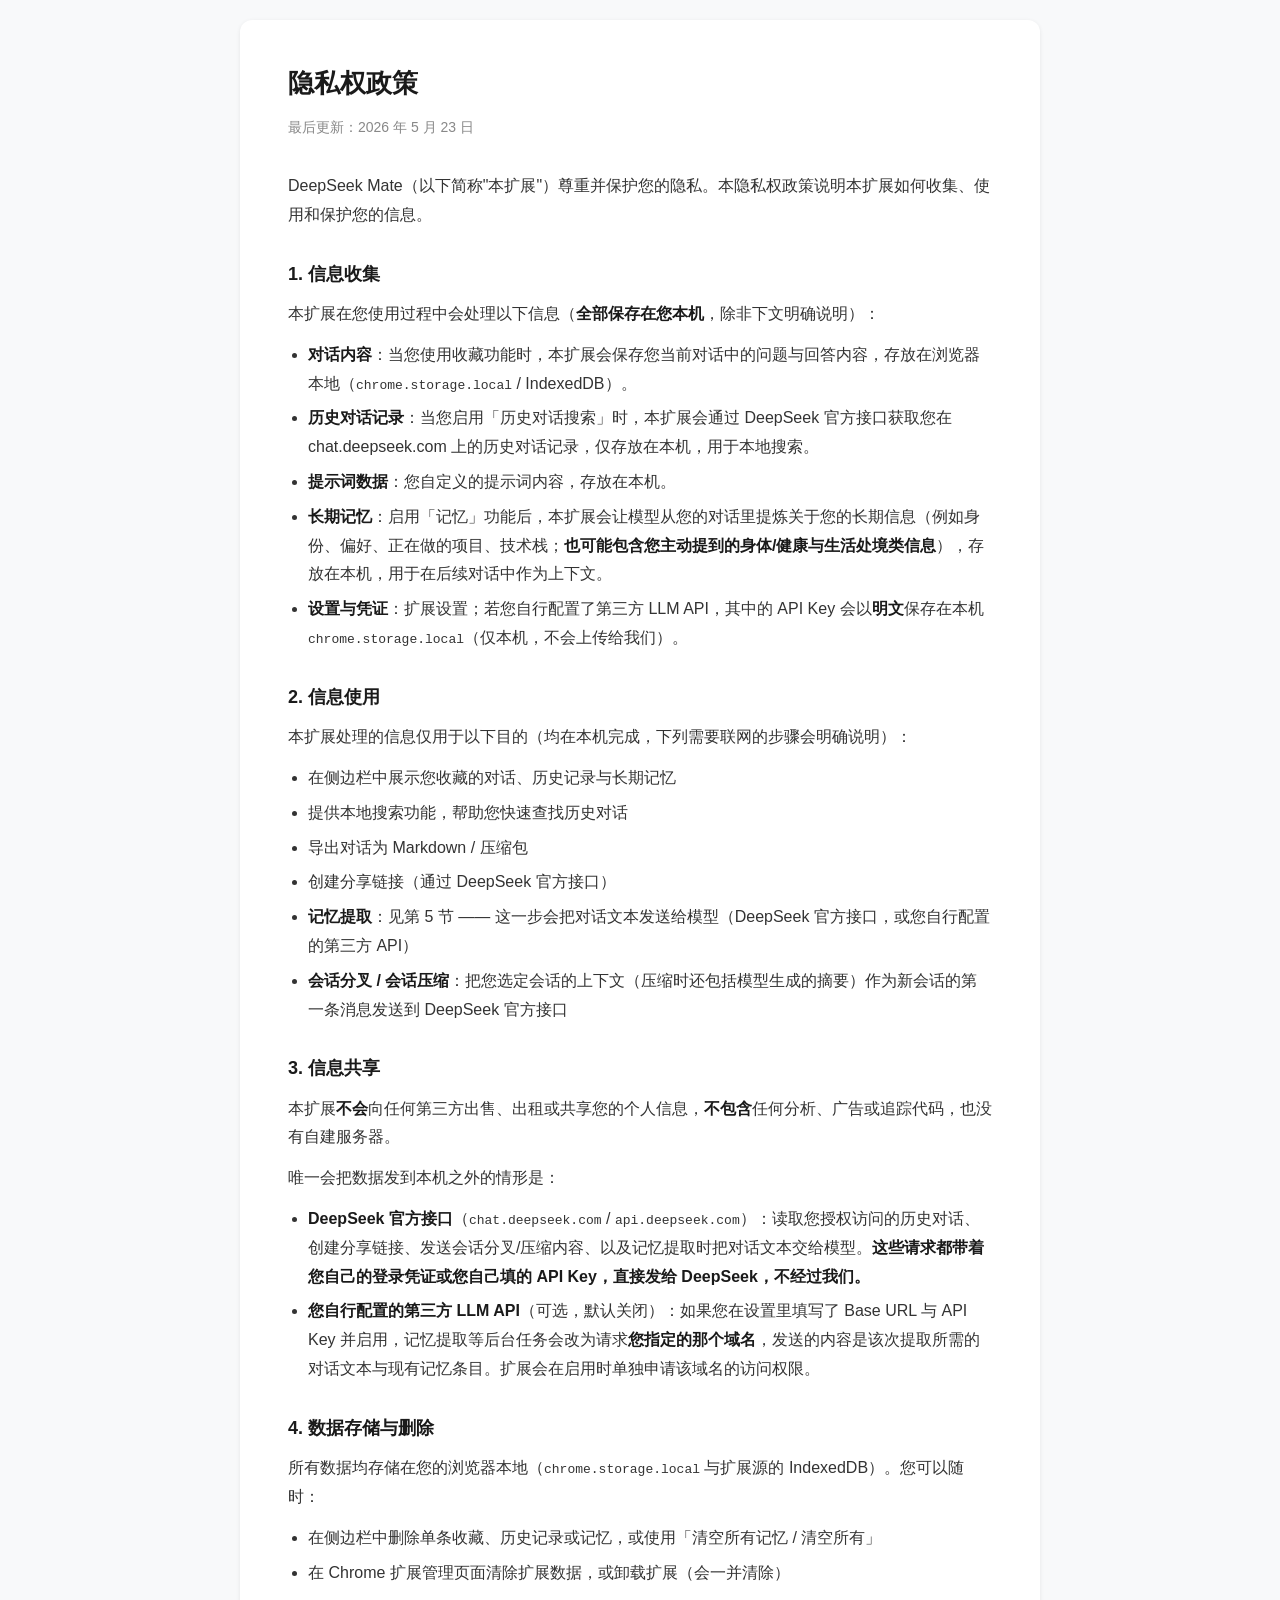
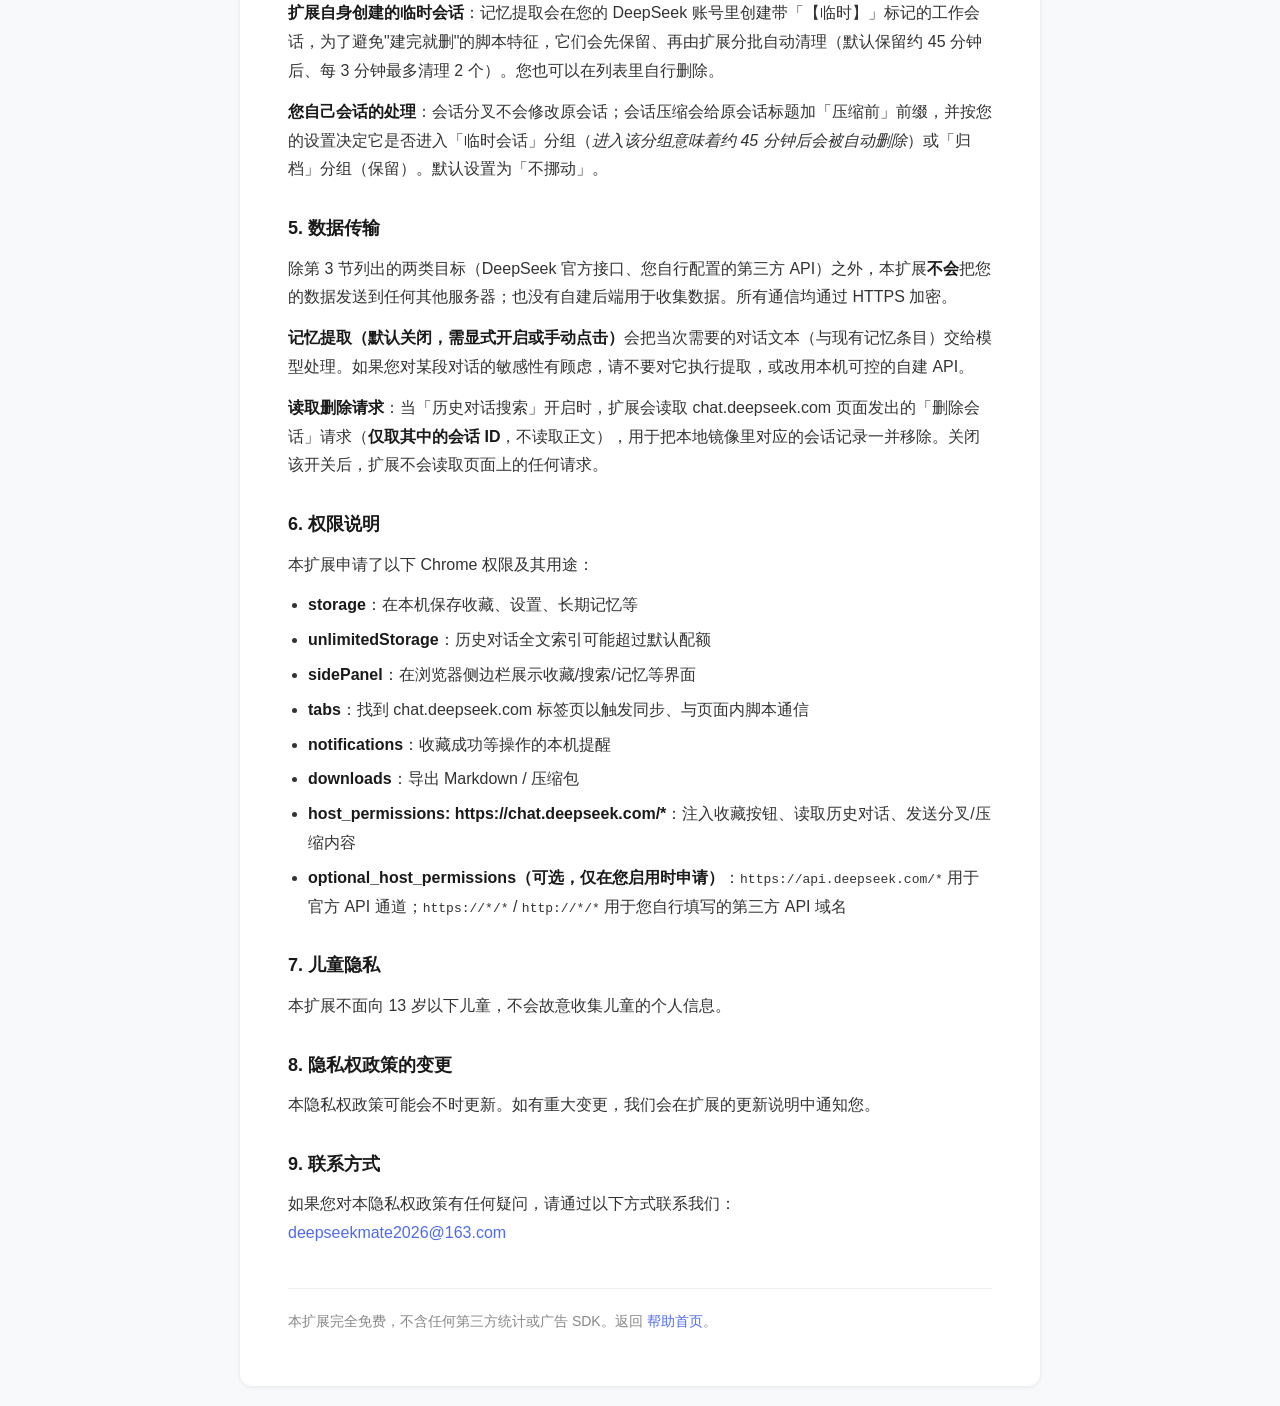
<file: privacy.html>
<!DOCTYPE html>
<html lang="zh-CN">
<head>
    <meta charset="UTF-8">
    <meta name="viewport" content="width=device-width, initial-scale=1.0">
    <title>隐私权政策 - DeepSeek Mate</title>
    <link rel="icon" type="image/svg+xml" href="assets/logo.svg">
    <style>
        * { margin: 0; padding: 0; box-sizing: border-box; }
        body {
            font-family: -apple-system, BlinkMacSystemFont, "Segoe UI", Roboto, "Helvetica Neue", Arial, sans-serif;
            line-height: 1.8;
            color: #333;
            background: #f8f9fa;
            padding: 20px;
        }
        .container {
            max-width: 800px;
            margin: 0 auto;
            background: #fff;
            padding: 40px 48px;
            border-radius: 12px;
            box-shadow: 0 1px 4px rgba(0,0,0,0.08);
        }
        h1 {
            font-size: 26px;
            margin-bottom: 8px;
            color: #1a1a1a;
        }
        .updated {
            color: #888;
            font-size: 14px;
            margin-bottom: 32px;
        }
        h2 {
            font-size: 18px;
            margin-top: 28px;
            margin-bottom: 10px;
            color: #1a1a1a;
        }
        p { margin-bottom: 12px; }
        ul { margin-bottom: 12px; padding-left: 20px; }
        li { margin-bottom: 6px; }
        strong { color: #1a1a1a; }
        a { color: #4F6BED; text-decoration: none; }
        a:hover { text-decoration: underline; }
        .footer {
            margin-top: 40px;
            padding-top: 20px;
            border-top: 1px solid #eee;
            font-size: 14px;
            color: #888;
        }
    </style>
</head>
<body>
    <div class="container">
        <h1>隐私权政策</h1>
        <p class="updated">最后更新：2026 年 5 月 23 日</p>

        <p>
            DeepSeek Mate（以下简称"本扩展"）尊重并保护您的隐私。本隐私权政策说明本扩展如何收集、使用和保护您的信息。
        </p>

        <h2>1. 信息收集</h2>
        <p>本扩展在您使用过程中会处理以下信息（<strong>全部保存在您本机</strong>，除非下文明确说明）：</p>
        <ul>
            <li><strong>对话内容</strong>：当您使用收藏功能时，本扩展会保存您当前对话中的问题与回答内容，存放在浏览器本地（<code>chrome.storage.local</code> / IndexedDB）。</li>
            <li><strong>历史对话记录</strong>：当您启用「历史对话搜索」时，本扩展会通过 DeepSeek 官方接口获取您在 chat.deepseek.com 上的历史对话记录，仅存放在本机，用于本地搜索。</li>
            <li><strong>提示词数据</strong>：您自定义的提示词内容，存放在本机。</li>
            <li><strong>长期记忆</strong>：启用「记忆」功能后，本扩展会让模型从您的对话里提炼关于您的长期信息（例如身份、偏好、正在做的项目、技术栈；<strong>也可能包含您主动提到的身体/健康与生活处境类信息</strong>），存放在本机，用于在后续对话中作为上下文。</li>
            <li><strong>设置与凭证</strong>：扩展设置；若您自行配置了第三方 LLM API，其中的 API Key 会以<strong>明文</strong>保存在本机 <code>chrome.storage.local</code>（仅本机，不会上传给我们）。</li>
        </ul>

        <h2>2. 信息使用</h2>
        <p>本扩展处理的信息仅用于以下目的（均在本机完成，下列需要联网的步骤会明确说明）：</p>
        <ul>
            <li>在侧边栏中展示您收藏的对话、历史记录与长期记忆</li>
            <li>提供本地搜索功能，帮助您快速查找历史对话</li>
            <li>导出对话为 Markdown / 压缩包</li>
            <li>创建分享链接（通过 DeepSeek 官方接口）</li>
            <li><strong>记忆提取</strong>：见第 5 节 —— 这一步会把对话文本发送给模型（DeepSeek 官方接口，或您自行配置的第三方 API）</li>
            <li><strong>会话分叉 / 会话压缩</strong>：把您选定会话的上下文（压缩时还包括模型生成的摘要）作为新会话的第一条消息发送到 DeepSeek 官方接口</li>
        </ul>

        <h2>3. 信息共享</h2>
        <p>
            本扩展<strong>不会</strong>向任何第三方出售、出租或共享您的个人信息，<strong>不包含</strong>任何分析、广告或追踪代码，也没有自建服务器。
        </p>
        <p>唯一会把数据发到本机之外的情形是：</p>
        <ul>
            <li><strong>DeepSeek 官方接口</strong>（<code>chat.deepseek.com</code> / <code>api.deepseek.com</code>）：读取您授权访问的历史对话、创建分享链接、发送会话分叉/压缩内容、以及记忆提取时把对话文本交给模型。<strong>这些请求都带着您自己的登录凭证或您自己填的 API Key，直接发给 DeepSeek，不经过我们。</strong></li>
            <li><strong>您自行配置的第三方 LLM API</strong>（可选，默认关闭）：如果您在设置里填写了 Base URL 与 API Key 并启用，记忆提取等后台任务会改为请求<strong>您指定的那个域名</strong>，发送的内容是该次提取所需的对话文本与现有记忆条目。扩展会在启用时单独申请该域名的访问权限。</li>
        </ul>

        <h2>4. 数据存储与删除</h2>
        <p>
            所有数据均存储在您的浏览器本地（<code>chrome.storage.local</code> 与扩展源的 IndexedDB）。您可以随时：
        </p>
        <ul>
            <li>在侧边栏中删除单条收藏、历史记录或记忆，或使用「清空所有记忆 / 清空所有」</li>
            <li>在 Chrome 扩展管理页面清除扩展数据，或卸载扩展（会一并清除）</li>
        </ul>
        <p><strong>扩展自身创建的临时会话</strong>：记忆提取会在您的 DeepSeek 账号里创建带「【临时】」标记的工作会话，为了避免"建完就删"的脚本特征，它们会先保留、再由扩展分批自动清理（默认保留约 45 分钟后、每 3 分钟最多清理 2 个）。您也可以在列表里自行删除。</p>
        <p><strong>您自己会话的处理</strong>：会话分叉不会修改原会话；会话压缩会给原会话标题加「压缩前」前缀，并按您的设置决定它是否进入「临时会话」分组（<em>进入该分组意味着约 45 分钟后会被自动删除</em>）或「归档」分组（保留）。默认设置为「不挪动」。</p>

        <h2>5. 数据传输</h2>
        <p>
            除第 3 节列出的两类目标（DeepSeek 官方接口、您自行配置的第三方 API）之外，本扩展<strong>不会</strong>把您的数据发送到任何其他服务器；也没有自建后端用于收集数据。所有通信均通过 HTTPS 加密。
        </p>
        <p>
            <strong>记忆提取（默认关闭，需显式开启或手动点击）</strong>会把当次需要的对话文本（与现有记忆条目）交给模型处理。如果您对某段对话的敏感性有顾虑，请不要对它执行提取，或改用本机可控的自建 API。
        </p>
        <p>
            <strong>读取删除请求</strong>：当「历史对话搜索」开启时，扩展会读取 chat.deepseek.com 页面发出的「删除会话」请求（<strong>仅取其中的会话 ID</strong>，不读取正文），用于把本地镜像里对应的会话记录一并移除。关闭该开关后，扩展不会读取页面上的任何请求。
        </p>

        <h2>6. 权限说明</h2>
        <p>本扩展申请了以下 Chrome 权限及其用途：</p>
        <ul>
            <li><strong>storage</strong>：在本机保存收藏、设置、长期记忆等</li>
            <li><strong>unlimitedStorage</strong>：历史对话全文索引可能超过默认配额</li>
            <li><strong>sidePanel</strong>：在浏览器侧边栏展示收藏/搜索/记忆等界面</li>
            <li><strong>tabs</strong>：找到 chat.deepseek.com 标签页以触发同步、与页面内脚本通信</li>
            <li><strong>notifications</strong>：收藏成功等操作的本机提醒</li>
            <li><strong>downloads</strong>：导出 Markdown / 压缩包</li>
            <li><strong>host_permissions: https://chat.deepseek.com/*</strong>：注入收藏按钮、读取历史对话、发送分叉/压缩内容</li>
            <li><strong>optional_host_permissions（可选，仅在您启用时申请）</strong>：<code>https://api.deepseek.com/*</code> 用于官方 API 通道；<code>https://*/*</code> / <code>http://*/*</code> 用于您自行填写的第三方 API 域名</li>
        </ul>

        <h2>7. 儿童隐私</h2>
        <p>本扩展不面向 13 岁以下儿童，不会故意收集儿童的个人信息。</p>

        <h2>8. 隐私权政策的变更</h2>
        <p>
            本隐私权政策可能会不时更新。如有重大变更，我们会在扩展的更新说明中通知您。
        </p>

        <h2>9. 联系方式</h2>
        <p>
            如果您对本隐私权政策有任何疑问，请通过以下方式联系我们：<br>
            <a href="mailto:deepseekmate2026@163.com">deepseekmate2026@163.com</a>
        </p>

        <div class="footer">
            <p>本扩展完全免费，不含任何第三方统计或广告 SDK。返回 <a href="index.html">帮助首页</a>。</p>
        </div>
    </div>
</body>
</html>
</file>
<file: style.css>
/* ==========================================================================
   DeepSeek Mate · 帮助与使用说明页
   · 纯静态：不引外部字体 / CDN / 统计脚本
   · 品牌色与扩展一致：#4F6BED
   ========================================================================== */

:root {
  --brand: #4F6BED;
  --brand-dark: #3A55D9;
  --brand-soft: rgba(79, 107, 237, .10);
  --brand-softer: rgba(79, 107, 237, .05);
  --ink: #171E33;
  --ink-2: #4B5670;
  --ink-3: #79839B;
  --bg: #FFFFFF;
  --bg-2: #F6F8FE;
  --line: #E5EAF6;
  --card: #FFFFFF;
  --shadow-sm: 0 2px 8px rgba(23, 30, 51, .05);
  --shadow: 0 10px 30px rgba(23, 30, 51, .09);
  --shadow-lg: 0 22px 60px rgba(23, 30, 51, .16);
  --radius: 16px;
  --maxw: 1000px;
  --maxw-narrow: 720px;
}

@media (prefers-color-scheme: dark) {
  :root {
    --ink: #E9EDF9;
    --ink-2: #B0BAD2;
    --ink-3: #838FAC;
    --bg: #0F131C;
    --bg-2: #141926;
    --line: #242B3B;
    --card: #171D2A;
    --brand-soft: rgba(108, 138, 255, .16);
    --brand-softer: rgba(108, 138, 255, .08);
    --shadow-sm: 0 2px 8px rgba(0, 0, 0, .3);
    --shadow: 0 10px 30px rgba(0, 0, 0, .35);
    --shadow-lg: 0 22px 60px rgba(0, 0, 0, .5);
  }
}

* { box-sizing: border-box; }
html { scroll-behavior: smooth; scroll-padding-top: 76px; }

body {
  margin: 0;
  background: var(--bg);
  color: var(--ink);
  font: 16px/1.75 -apple-system, BlinkMacSystemFont, "Segoe UI", "PingFang SC",
        "Hiragino Sans GB", "Microsoft YaHei", sans-serif;
  -webkit-font-smoothing: antialiased;
}

img { max-width: 100%; }

.wrap { max-width: var(--maxw); margin: 0 auto; padding: 0 24px; }
.wrap.narrow { max-width: var(--maxw-narrow); }

/* ---------- header ---------- */
.site-header {
  position: sticky; top: 0; z-index: 30;
  background: color-mix(in srgb, var(--bg) 86%, transparent);
  backdrop-filter: saturate(1.3) blur(12px);
  border-bottom: 1px solid var(--line);
}

.header-inner {
  display: flex; align-items: center; gap: 20px;
  height: 64px;
}

.brand {
  display: inline-flex; align-items: center; gap: 9px;
  color: var(--ink); text-decoration: none;
  font-weight: 700; font-size: 16.5px; letter-spacing: -.01em;
  white-space: nowrap;
}

.brand b { color: var(--brand); }

.brand-mark { width: 25px; height: 25px; color: var(--brand); flex: 0 0 auto; }

.site-nav { display: flex; gap: 20px; margin-left: auto; font-size: 14.5px; }

.site-nav a {
  color: var(--ink-2); text-decoration: none; padding: 3px 0;
  border-bottom: 2px solid transparent; transition: color .15s, border-color .15s;
}

.site-nav a:hover { color: var(--brand); border-bottom-color: var(--brand); }

.nav-cta { margin-left: 4px; }

/* ---------- buttons ---------- */
.btn {
  display: inline-flex; align-items: center; justify-content: center; gap: 6px;
  padding: 10px 18px; border-radius: 10px;
  border: 1px solid var(--line); background: var(--card); color: var(--ink);
  text-decoration: none; font-size: 15px; font-weight: 600;
  transition: transform .06s ease, border-color .15s, background .15s, color .15s;
  white-space: nowrap;
}

.btn:hover { border-color: var(--brand); color: var(--brand); }
.btn:active { transform: translateY(1px); }

.btn--primary { background: var(--brand); border-color: var(--brand); color: #fff; }
.btn--primary:hover { background: var(--brand-dark); border-color: var(--brand-dark); color: #fff; }

.btn--sm { padding: 7px 14px; font-size: 14px; }
.btn--lg { padding: 13px 24px; font-size: 16px; border-radius: 12px; }

/* ---------- hero ---------- */
.hero {
  padding: 66px 0 54px;
  background:
    radial-gradient(820px 380px at 12% -18%, var(--brand-soft), transparent 68%),
    radial-gradient(700px 340px at 96% -6%, var(--brand-softer), transparent 70%);
  border-bottom: 1px solid var(--line);
}

.hero-grid {
  display: grid;
  grid-template-columns: minmax(0, 1.02fr) minmax(0, 1fr);
  gap: 46px;
  align-items: center;
}

.eyebrow {
  margin: 0 0 14px;
  font-size: 13.5px; font-weight: 700; letter-spacing: .04em;
  color: var(--brand);
  text-transform: uppercase;
}

.hero h1 {
  margin: 0 0 18px;
  font-size: clamp(28px, 3.6vw, 42px);
  line-height: 1.28;
  letter-spacing: -.02em;
}

.hero-sub {
  margin: 0 0 28px;
  color: var(--ink-2);
  font-size: 16.5px;
  line-height: 1.85;
}

.hero-actions { display: flex; flex-wrap: wrap; gap: 12px; }

.social-proof {
  margin: 20px 0 0;
  font-size: 14px;
  color: var(--ink-3);
}

.social-proof b { color: var(--ink); }

.stars { color: #F5A623; letter-spacing: .08em; margin-right: 4px; }

.hero-shot img {
  display: block; width: 100%; height: auto;
  border-radius: 18px;
  border: 1px solid var(--line);
  box-shadow: var(--shadow-lg);
  background: #fff;
}

/* ---------- sections ---------- */
.section { padding: 76px 0; }
.section--alt { background: var(--bg-2); border-top: 1px solid var(--line); border-bottom: 1px solid var(--line); }

.section-title { margin: 0 0 10px; font-size: clamp(22px, 2.6vw, 29px); letter-spacing: -.015em; }
.section-title.center { text-align: center; }

.section-sub { margin: 0 0 42px; color: var(--ink-2); }
.section-sub.center { text-align: center; }

/* ---------- 开发者的一封信 ---------- */
.letter {
  background: var(--card);
  border: 1px solid var(--line);
  border-radius: var(--radius);
  padding: 34px 34px 28px;
  box-shadow: var(--shadow-sm);
  position: relative;
}

/* 一个大的引号做装饰：让"信"看起来像信，而不是一段正文 */
.letter::before {
  content: "\201C";
  position: absolute;
  top: 2px;
  left: 16px;
  font: 700 62px/1 Georgia, "Times New Roman", serif;
  color: color-mix(in srgb, var(--brand) 20%, transparent);
  pointer-events: none;
  user-select: none;
}

.letter-body { position: relative; }

.letter-head {
  display: flex; align-items: center; gap: 14px;
  padding-bottom: 18px; margin-bottom: 18px;
  border-bottom: 1px dashed var(--line);
}

.avatar-wrap { position: relative; width: 48px; height: 48px; flex: 0 0 auto; }

.avatar {
  width: 48px; height: 48px; border-radius: 50%;
  object-fit: cover;
  border: 1px solid var(--line);
  background: var(--bg-2);
}

.avatar--fallback {
  display: none; place-items: center;
  background: var(--brand); color: #fff; font-weight: 800; font-size: 20px;
  border: none;
}

.avatar-wrap.no-img .avatar--fallback { display: grid; }

.letter-head strong { display: block; font-size: 15.5px; }
.letter-head .muted { font-size: 13px; }

.letter-body p { margin: 0 0 15px; color: var(--ink-2); font-size: 16px; line-height: 1.9; }
.letter-body p:last-child { margin-bottom: 0; }
.letter-body strong { color: var(--ink); }

.letter-sign {
  color: var(--ink-3) !important;
  font-size: 14.5px !important;
  text-align: right;
  margin-top: 4px !important;
  letter-spacing: .02em;
}

/* ---------- 功能交替图文 ---------- */
.feature-row {
  display: grid;
  grid-template-columns: minmax(0, 1fr) minmax(0, 1fr);
  gap: 48px;
  align-items: center;
  padding: 44px 0;
  border-top: 1px solid var(--line);
}

.feature-row:first-of-type { border-top: none; padding-top: 8px; }

.feature-row--flip .feature-copy { order: 2; }
.feature-row--flip .shot,
.feature-row--flip .shot-pair { order: 1; }

.feature-kicker {
  display: inline-block;
  font-size: 12.5px; font-weight: 800; letter-spacing: .05em;
  color: var(--brand);
  background: var(--brand-soft);
  padding: 3px 10px; border-radius: 999px;
  margin-bottom: 12px;
}

.feature-copy h3 { margin: 0 0 12px; font-size: 22px; line-height: 1.4; letter-spacing: -.01em; }
.feature-copy p { margin: 0 0 14px; color: var(--ink-2); }

.ticks { margin: 14px 0 0; padding: 0; list-style: none; }
.ticks li { position: relative; padding-left: 24px; margin: 9px 0; color: var(--ink-2); font-size: 15.5px; }
.ticks li::before {
  content: "✓"; position: absolute; left: 0; top: 0;
  color: var(--brand); font-weight: 800;
}

/* ---------- 截图卡片 ---------- */
.shot {
  margin: 0;
  background: var(--card);
  border: 1px solid var(--line);
  border-radius: 14px;
  overflow: hidden;
  box-shadow: var(--shadow);
}

.shot img { display: block; width: 100%; height: auto; }

.shot figcaption {
  padding: 10px 14px;
  font-size: 13px;
  color: var(--ink-3);
  border-top: 1px solid var(--line);
  background: var(--bg-2);
}

/* 侧边栏这种窄截图，限制宽度别被拉得过大 */
.shot--panel { max-width: 420px; }
.shot--panel figcaption { text-align: center; }

.shot-pair { display: grid; gap: 16px; }
.shot-pair .shot:last-child { box-shadow: var(--shadow-sm); }

/* ---------- 使用说明 ---------- */
.steps { list-style: none; margin: 0; padding: 0; counter-reset: step; }

.step {
  display: grid;
  grid-template-columns: 46px minmax(0, 1fr);
  gap: 20px;
  padding: 26px 0;
  border-top: 1px solid var(--line);
}

.step:first-child { border-top: none; }

.step-num {
  width: 40px; height: 40px; border-radius: 50%;
  display: grid; place-items: center;
  background: var(--brand); color: #fff;
  font-weight: 800; font-size: 16px;
  box-shadow: 0 4px 12px rgba(79, 107, 237, .3);
}

.step-body h3 { margin: 2px 0 8px; font-size: 19px; }
.step-body p { margin: 0 0 14px; color: var(--ink-2); }
.step-body .shot { margin: 16px 0 4px; }
.step-body .shot--panel { max-width: 400px; }

.callout {
  background: var(--brand-softer);
  border-left: 3px solid var(--brand);
  border-radius: 0 10px 10px 0;
  padding: 14px 16px;
  font-size: 15px;
  color: var(--ink-2) !important;
}

/* 推荐块（比普通 callout 更醒目一点） */
.callout--rec {
  background: var(--brand-soft);
  border: 1px solid color-mix(in srgb, var(--brand) 26%, var(--line));
  border-left: 3px solid var(--brand);
  border-radius: 0 12px 12px 0;
  margin: 18px 0 14px;
}

.callout--rec > strong {
  display: block;
  margin-bottom: 6px;
  color: var(--ink);
  font-size: 15.5px;
}

.callout--rec p { margin: 6px 0 10px; }

.callout--rec .ticks { margin: 0; }
.callout--rec .ticks li { font-size: 14.5px; margin: 6px 0; }

/* ---------- 通用卡片 ---------- */
.card {
  background: var(--card);
  border: 1px solid var(--line);
  border-radius: var(--radius);
  padding: 24px 26px;
  margin-bottom: 18px;
  box-shadow: var(--shadow-sm);
}

.card h3 { margin: 0 0 8px; font-size: 18px; }
.card p { margin: 8px 0; color: var(--ink-2); }

.grid-2 { display: grid; grid-template-columns: repeat(2, minmax(0, 1fr)); gap: 18px; }

/* ---------- FAQ ---------- */
.faq details {
  background: var(--card);
  border: 1px solid var(--line);
  border-radius: 12px;
  margin-bottom: 10px;
  overflow: hidden;
  box-shadow: var(--shadow-sm);
}

.faq details[open] { border-color: color-mix(in srgb, var(--brand) 36%, var(--line)); }

.faq summary {
  cursor: pointer;
  padding: 16px 46px 16px 18px;
  font-weight: 600;
  font-size: 15.5px;
  list-style: none;
  position: relative;
}

.faq summary::-webkit-details-marker { display: none; }

.faq summary::after {
  content: "＋";
  position: absolute; right: 18px; top: 50%; transform: translateY(-50%);
  color: var(--brand); font-weight: 700;
}

.faq details[open] summary::after { content: "－"; }

.faq details > p {
  margin: 0; padding: 0 18px 18px;
  color: var(--ink-2); font-size: 15px;
}

/* ---------- 更新记录 ---------- */
.changelog header { display: flex; align-items: center; gap: 10px; margin-bottom: 4px; }
.changelog header h3 { margin: 0; }
.changelog ul { margin: 10px 0 0; padding-left: 20px; color: var(--ink-2); }
.changelog li { margin: 7px 0; }

.pill {
  font-size: 12px; font-weight: 800;
  padding: 2px 9px; border-radius: 999px;
  background: var(--brand-soft); color: var(--brand);
}

.pill--dev { background: rgba(238, 156, 36, .16); color: #C47A17; }
.pill--muted { background: rgba(127, 135, 155, .14); color: var(--ink-3); }

/* ---------- 公众号 ---------- */
.wechat {
  display: grid;
  grid-template-columns: minmax(0, 1fr) 220px;
  gap: 28px;
  align-items: center;
}

.qr { margin: 0; text-align: center; }
.qr img {
  display: block; margin: 0 auto 8px;
  border-radius: 12px; border: 1px solid var(--line); background: #fff;
}
.qr figcaption { font-size: 13px; color: var(--ink-3); }

/* ---------- footer ---------- */
.site-footer {
  padding: 46px 0 40px;
  border-top: 1px solid var(--line);
  font-size: 14px;
}

.footer-cols {
  display: grid;
  grid-template-columns: 1.4fr 1fr 1fr;
  gap: 32px;
}

.footer-cols h4 { margin: 0 0 10px; font-size: 14px; }
.footer-cols ul { list-style: none; margin: 0; padding: 0; }
.footer-cols li { margin: 7px 0; }
.footer-cols a { color: var(--ink-2); text-decoration: none; }
.footer-cols a:hover { color: var(--brand); }
.footer-cols .brand { margin-bottom: 10px; }

.footer-note { margin: 26px 0 0; padding-top: 18px; border-top: 1px solid var(--line); }

.muted { color: var(--ink-3); font-size: 13.5px; }

code {
  font-family: ui-monospace, SFMono-Regular, Menlo, Consolas, monospace;
  font-size: .92em;
  background: var(--brand-soft);
  color: var(--brand);
  padding: 1px 5px;
  border-radius: 5px;
}

.badge {
  display: inline-block;
  font-size: 11px; font-weight: 800; color: #fff;
  background: var(--brand); border-radius: 4px;
  padding: 0 5px; vertical-align: 1px;
}

/* ---------- 子页面：页头 / 目录 / 上下篇 ---------- */
.site-nav a.active { color: var(--brand); border-bottom-color: var(--brand); }

.page-header {
  padding: 50px 0 34px;
  background:
    radial-gradient(760px 300px at 8% -50%, var(--brand-soft), transparent 70%),
    var(--bg-2);
  border-bottom: 1px solid var(--line);
}

.page-header h1 {
  margin: 0 0 10px;
  font-size: clamp(24px, 3vw, 34px);
  letter-spacing: -.02em;
}

.page-header p { margin: 0; color: var(--ink-2); }

.toc {
  display: flex; flex-wrap: wrap; gap: 10px;
  margin: 22px 0 0; padding: 0; list-style: none;
}

.toc a {
  display: inline-block;
  padding: 7px 13px; border-radius: 999px;
  background: var(--card); border: 1px solid var(--line);
  color: var(--ink-2); font-size: 13.5px; font-weight: 600;
  text-decoration: none; transition: border-color .15s, color .15s;
}

.toc a:hover { border-color: var(--brand); color: var(--brand); }

.pager {
  display: grid; grid-template-columns: 1fr 1fr; gap: 16px;
  margin-top: 42px;
}

.pager a {
  display: block; padding: 15px 18px;
  border: 1px solid var(--line); border-radius: 12px;
  background: var(--card); color: var(--ink);
  text-decoration: none; font-weight: 600;
  box-shadow: var(--shadow-sm);
  transition: border-color .15s, color .15s;
}

.pager a:hover { border-color: var(--brand); color: var(--brand); }

.pager .label {
  display: block; margin-bottom: 4px;
  font-size: 12.5px; font-weight: 500; color: var(--ink-3);
}

.pager a.next { text-align: right; }

/* ---------- responsive ---------- */
@media (max-width: 960px) {
  .hero-grid { grid-template-columns: 1fr; gap: 32px; }
  .hero { padding: 46px 0 40px; }
  .hero-shot img { border-radius: 14px; }
  .br-desktop { display: none; }
}

@media (max-width: 820px) {
  .feature-row { grid-template-columns: 1fr; gap: 24px; padding: 34px 0; }
  .feature-row--flip .feature-copy { order: 1; }
  .feature-row--flip .shot,
  .feature-row--flip .shot-pair { order: 2; }
  .shot--panel { max-width: 100%; }
  .grid-2 { grid-template-columns: 1fr; }
  .wechat { grid-template-columns: 1fr; }
  .footer-cols { grid-template-columns: 1fr 1fr; }
  .site-nav { display: none; }
  .section { padding: 54px 0; }
  .letter { padding: 24px 20px; }
  .step { grid-template-columns: 34px minmax(0, 1fr); gap: 14px; }
  .step-num { width: 32px; height: 32px; font-size: 14px; }
  .pager { grid-template-columns: 1fr; }
  .pager a.next { text-align: left; }
}

@media (max-width: 520px) {
  .footer-cols { grid-template-columns: 1fr; }
  .wrap { padding: 0 18px; }
  .btn--lg { width: 100%; }
  .hero-actions { flex-direction: column; }
}
</file>
